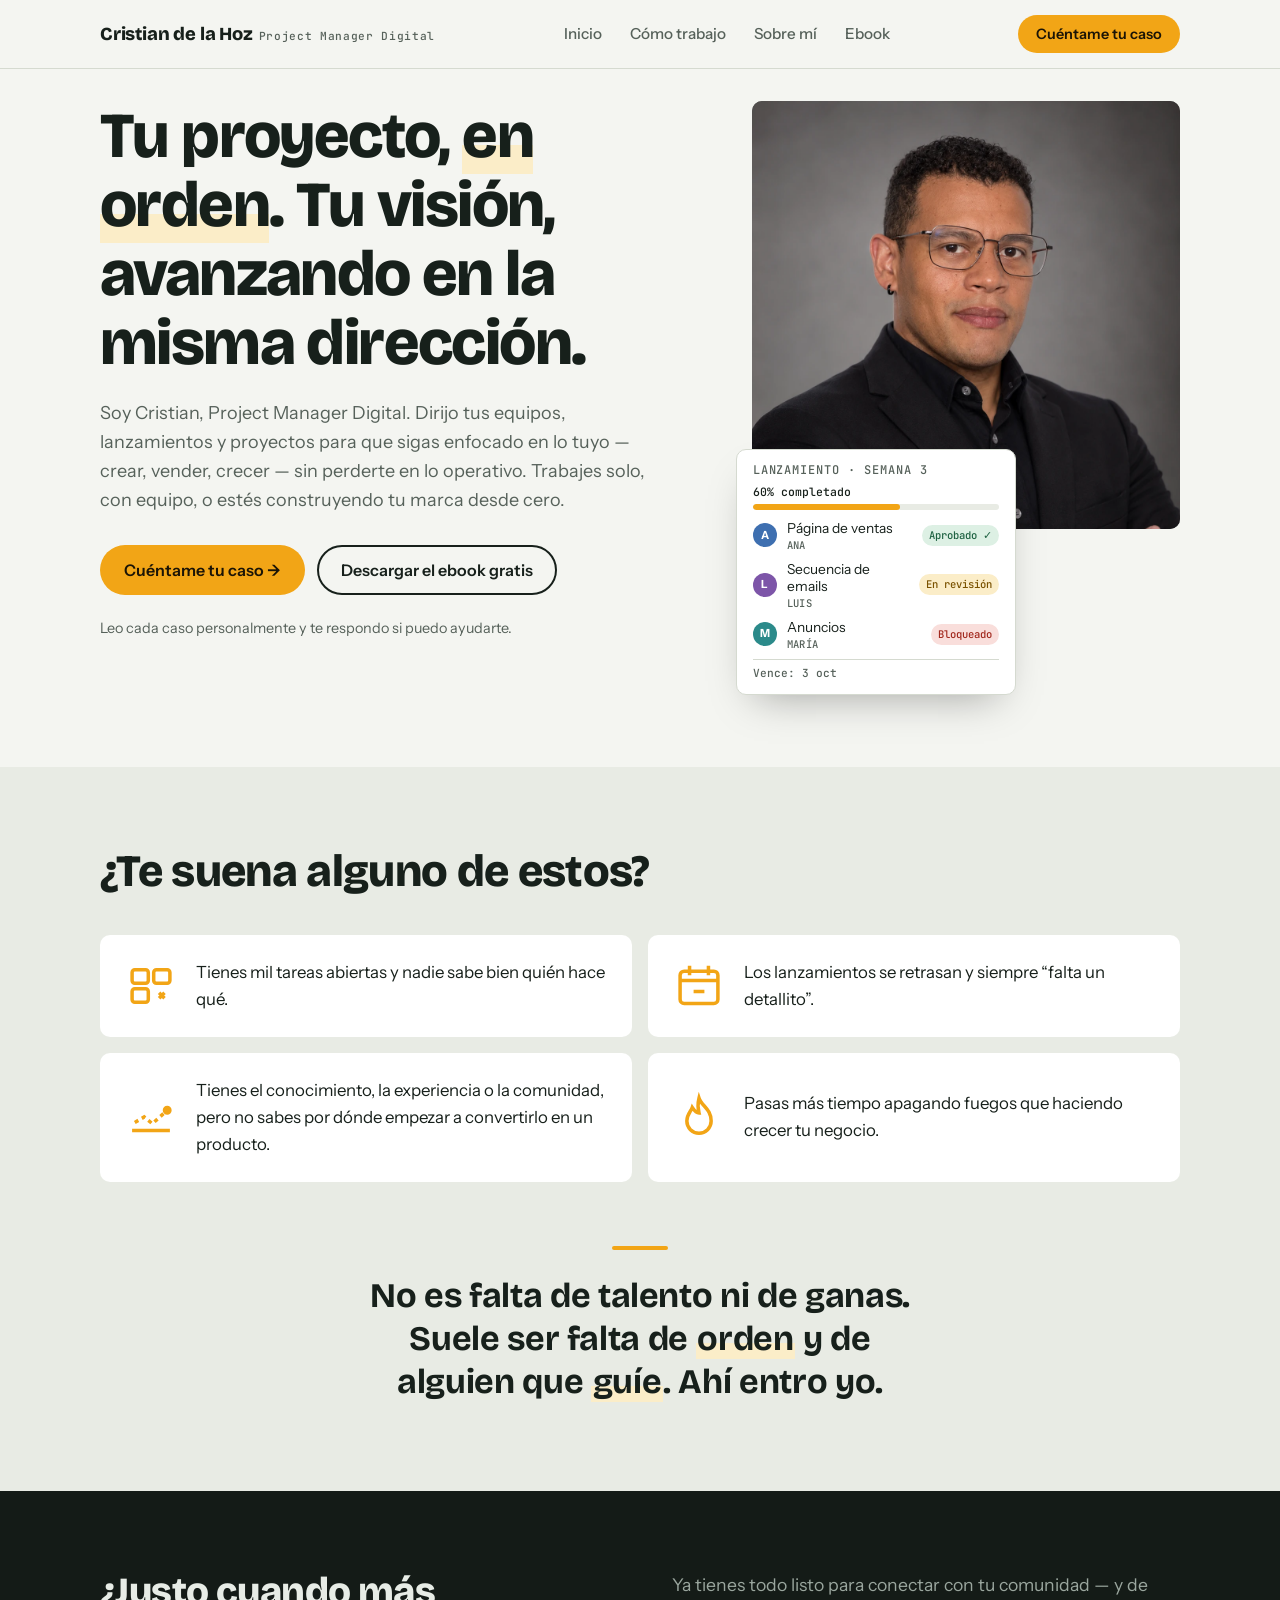
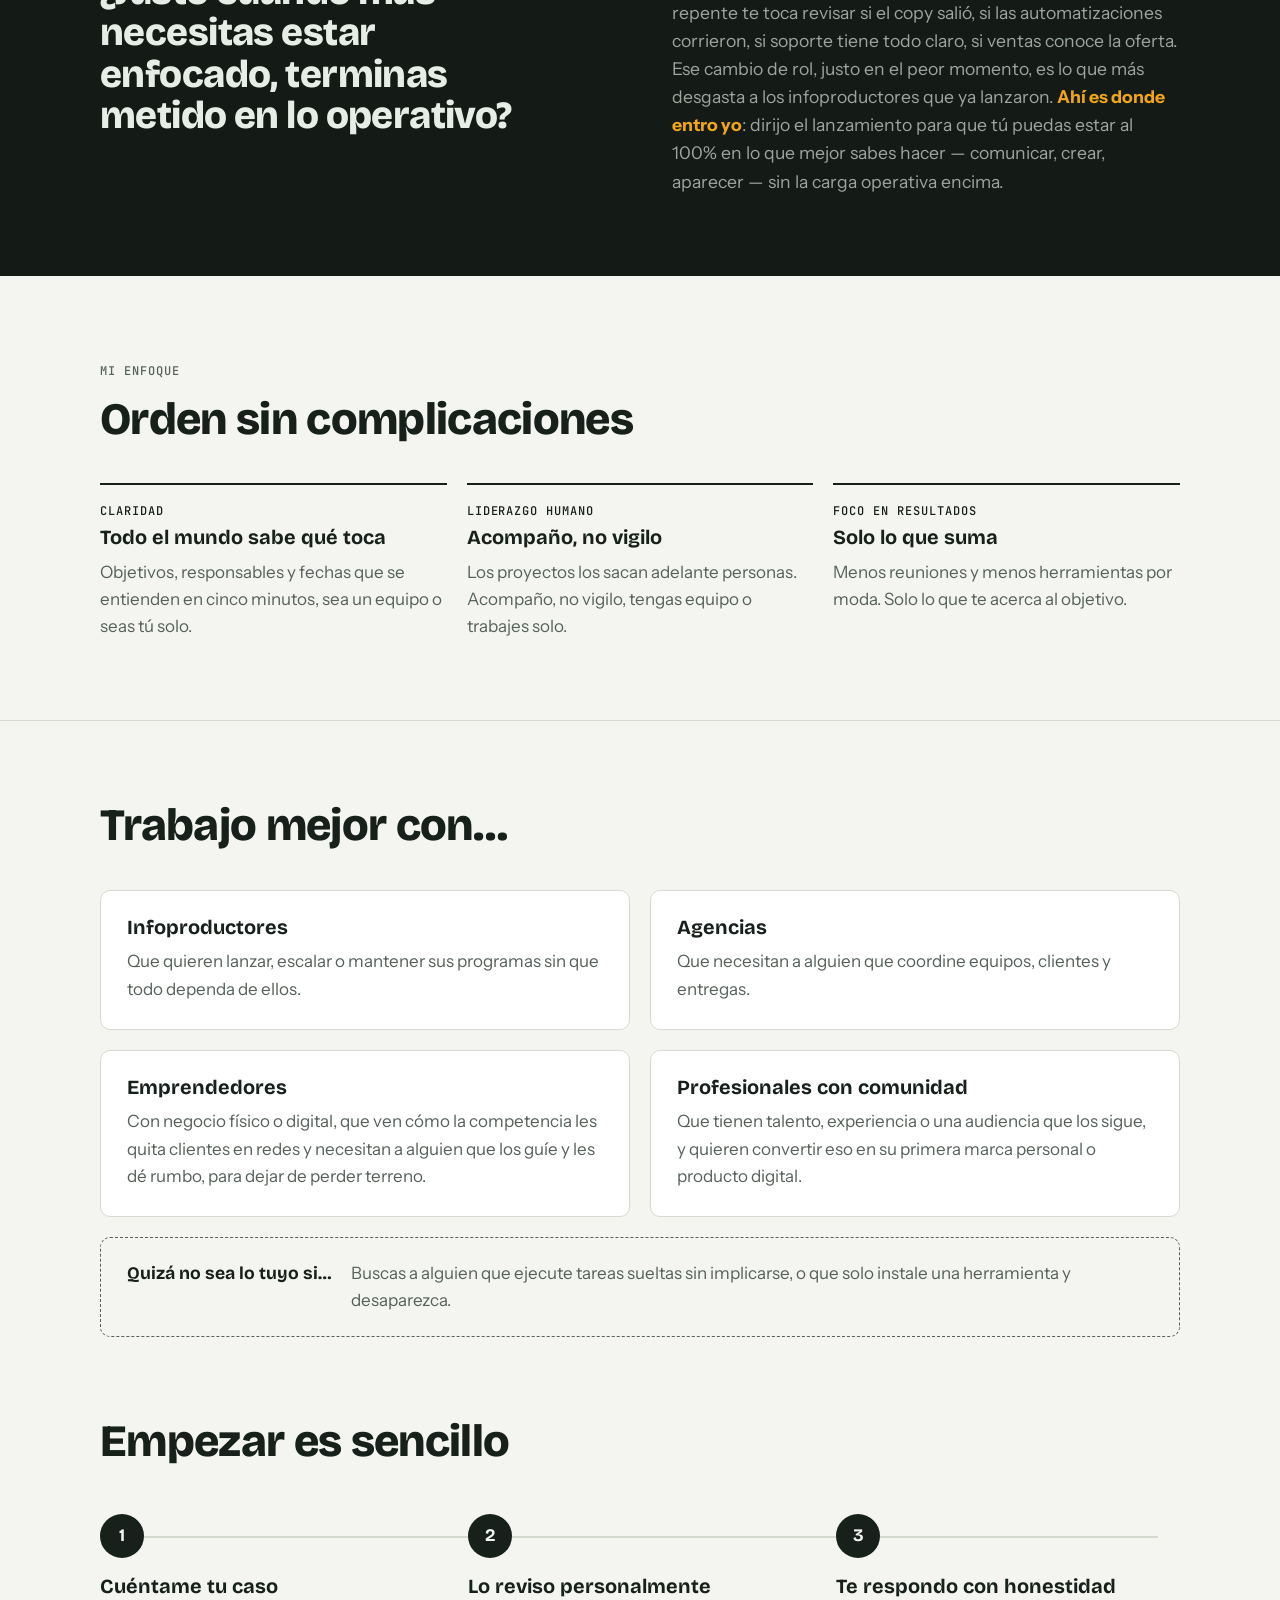
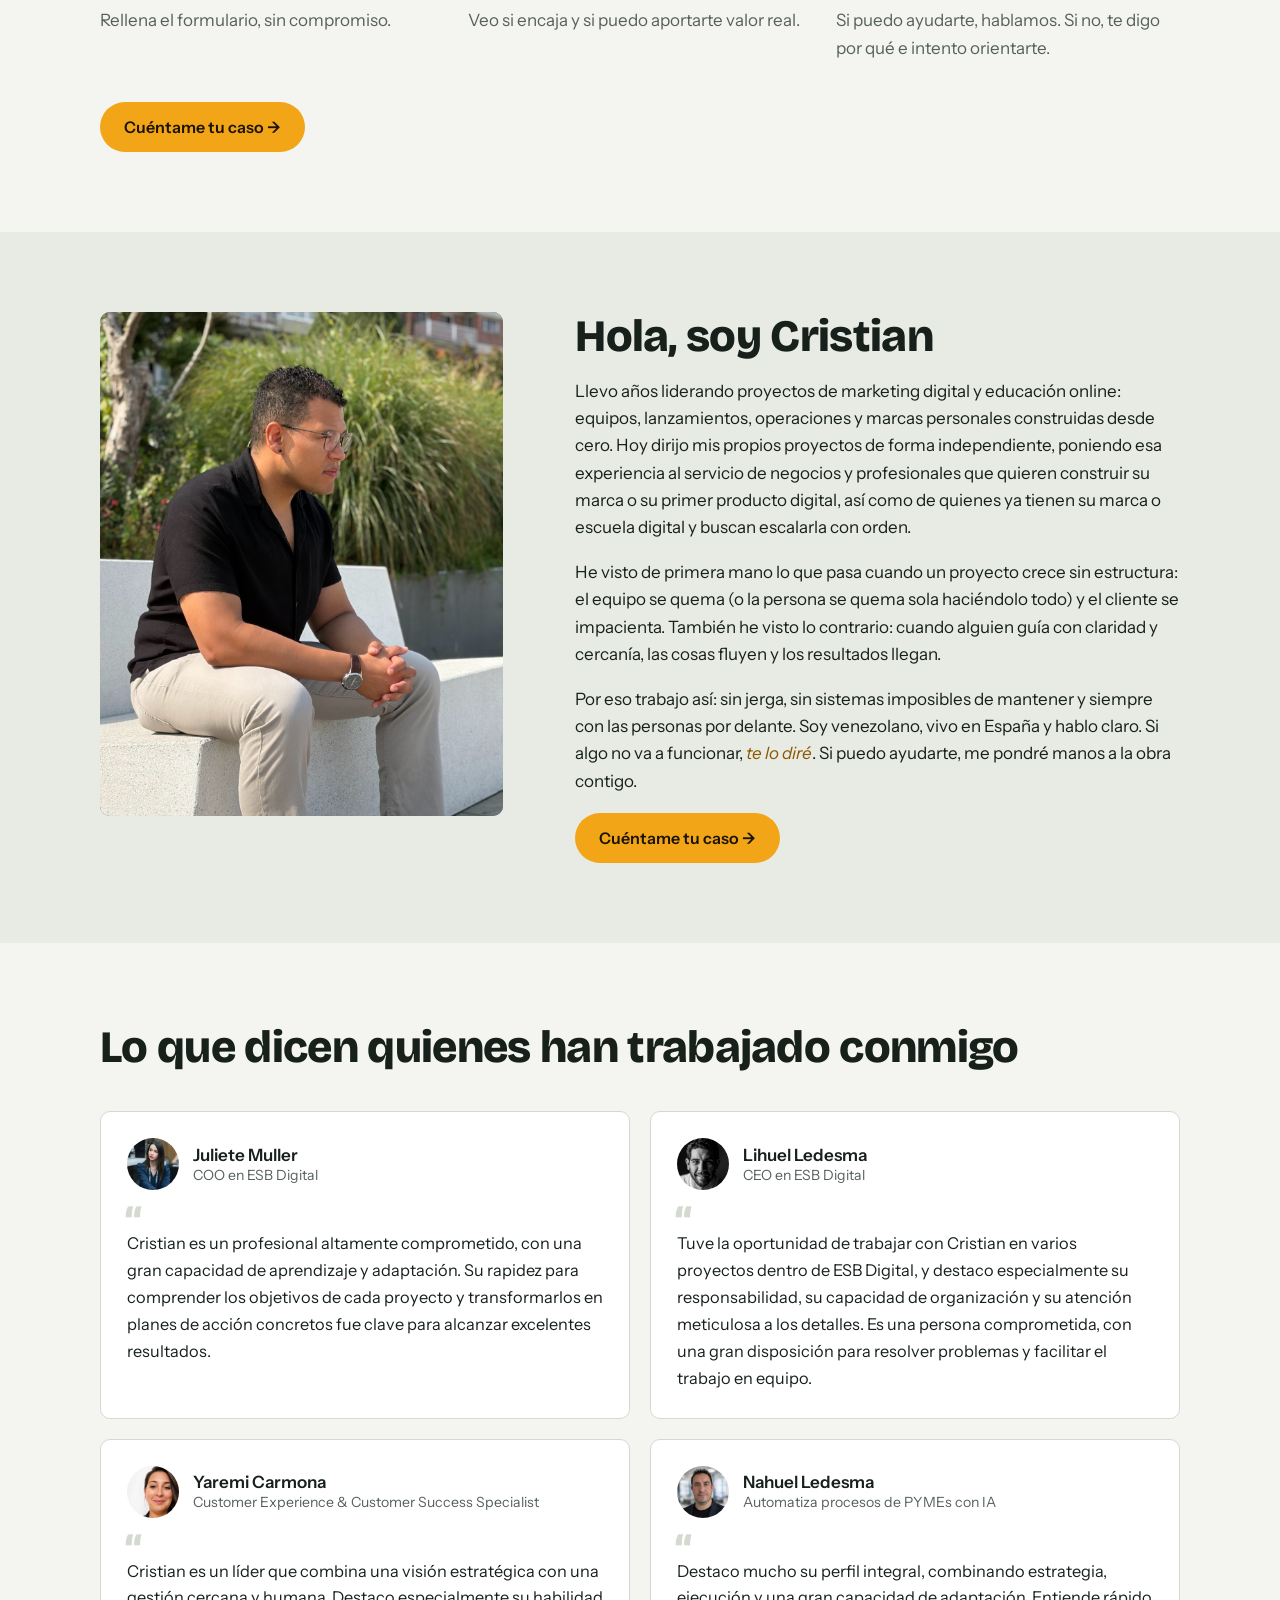
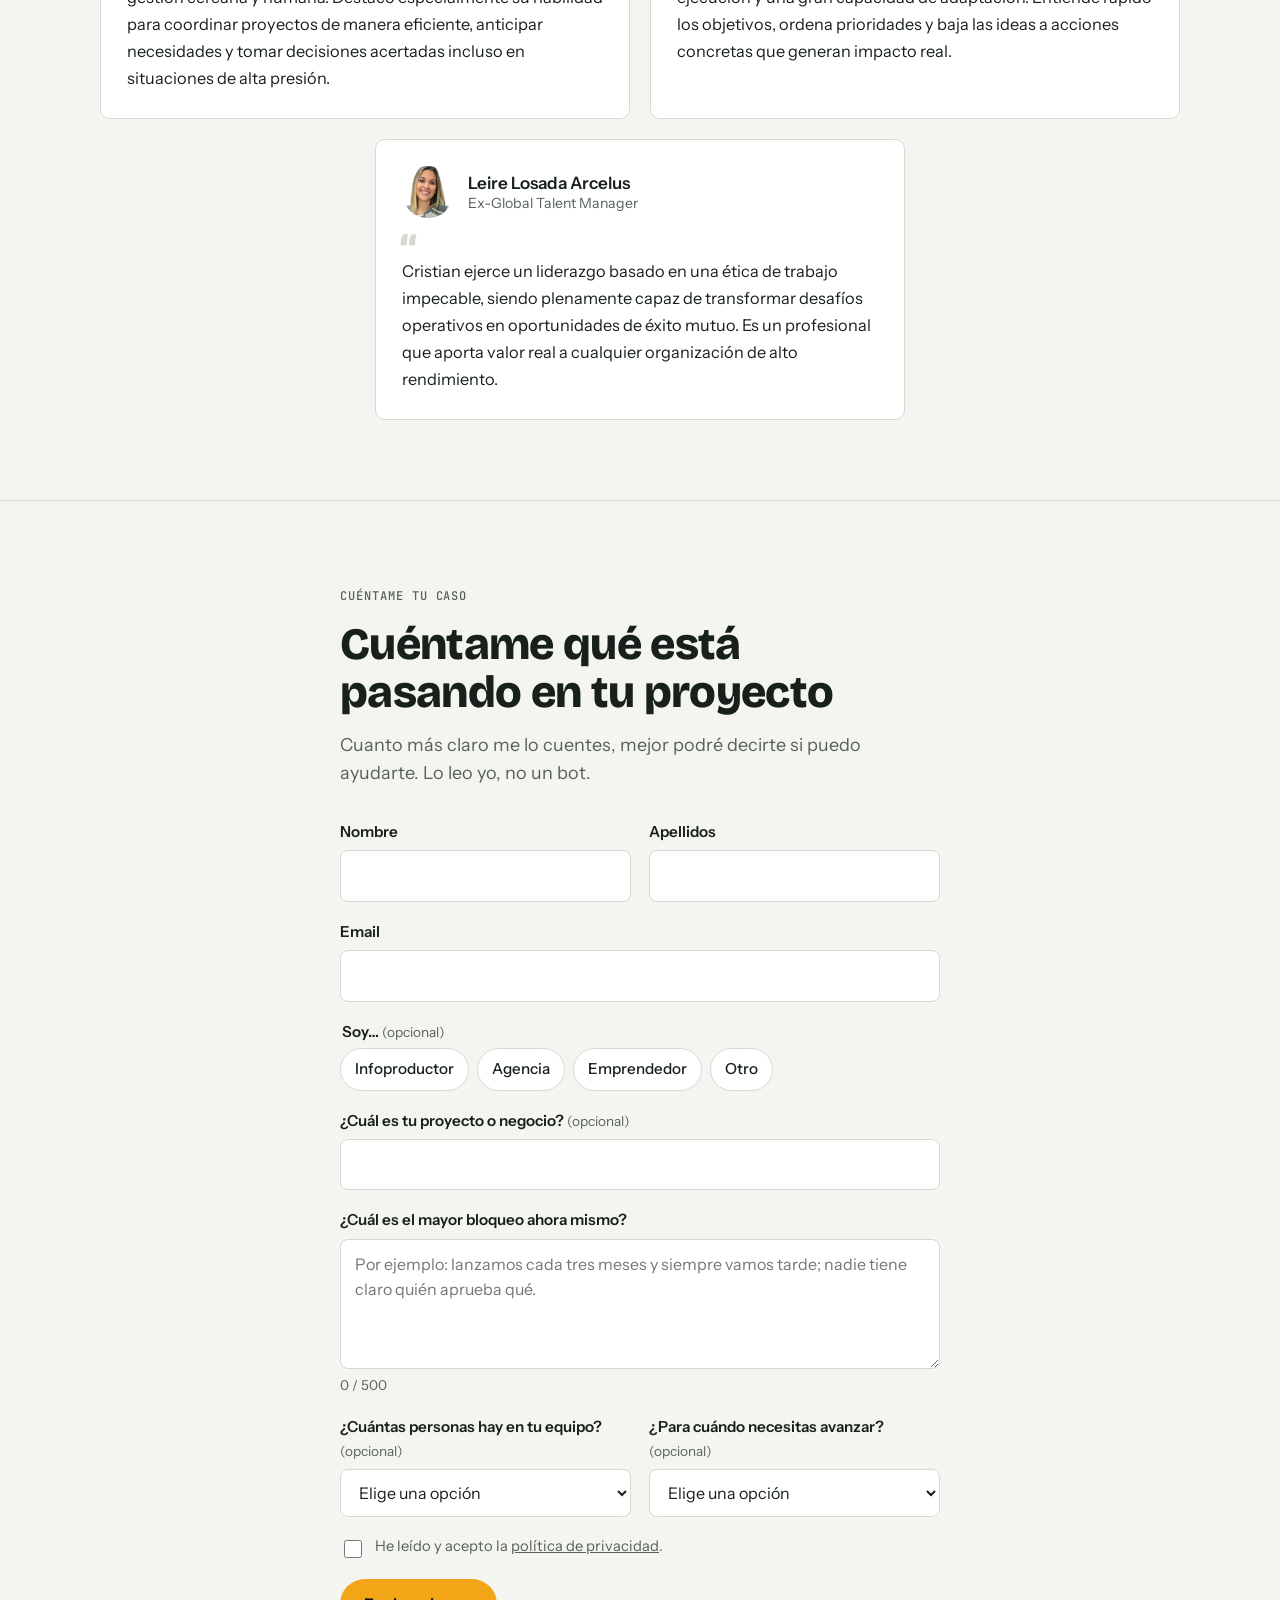
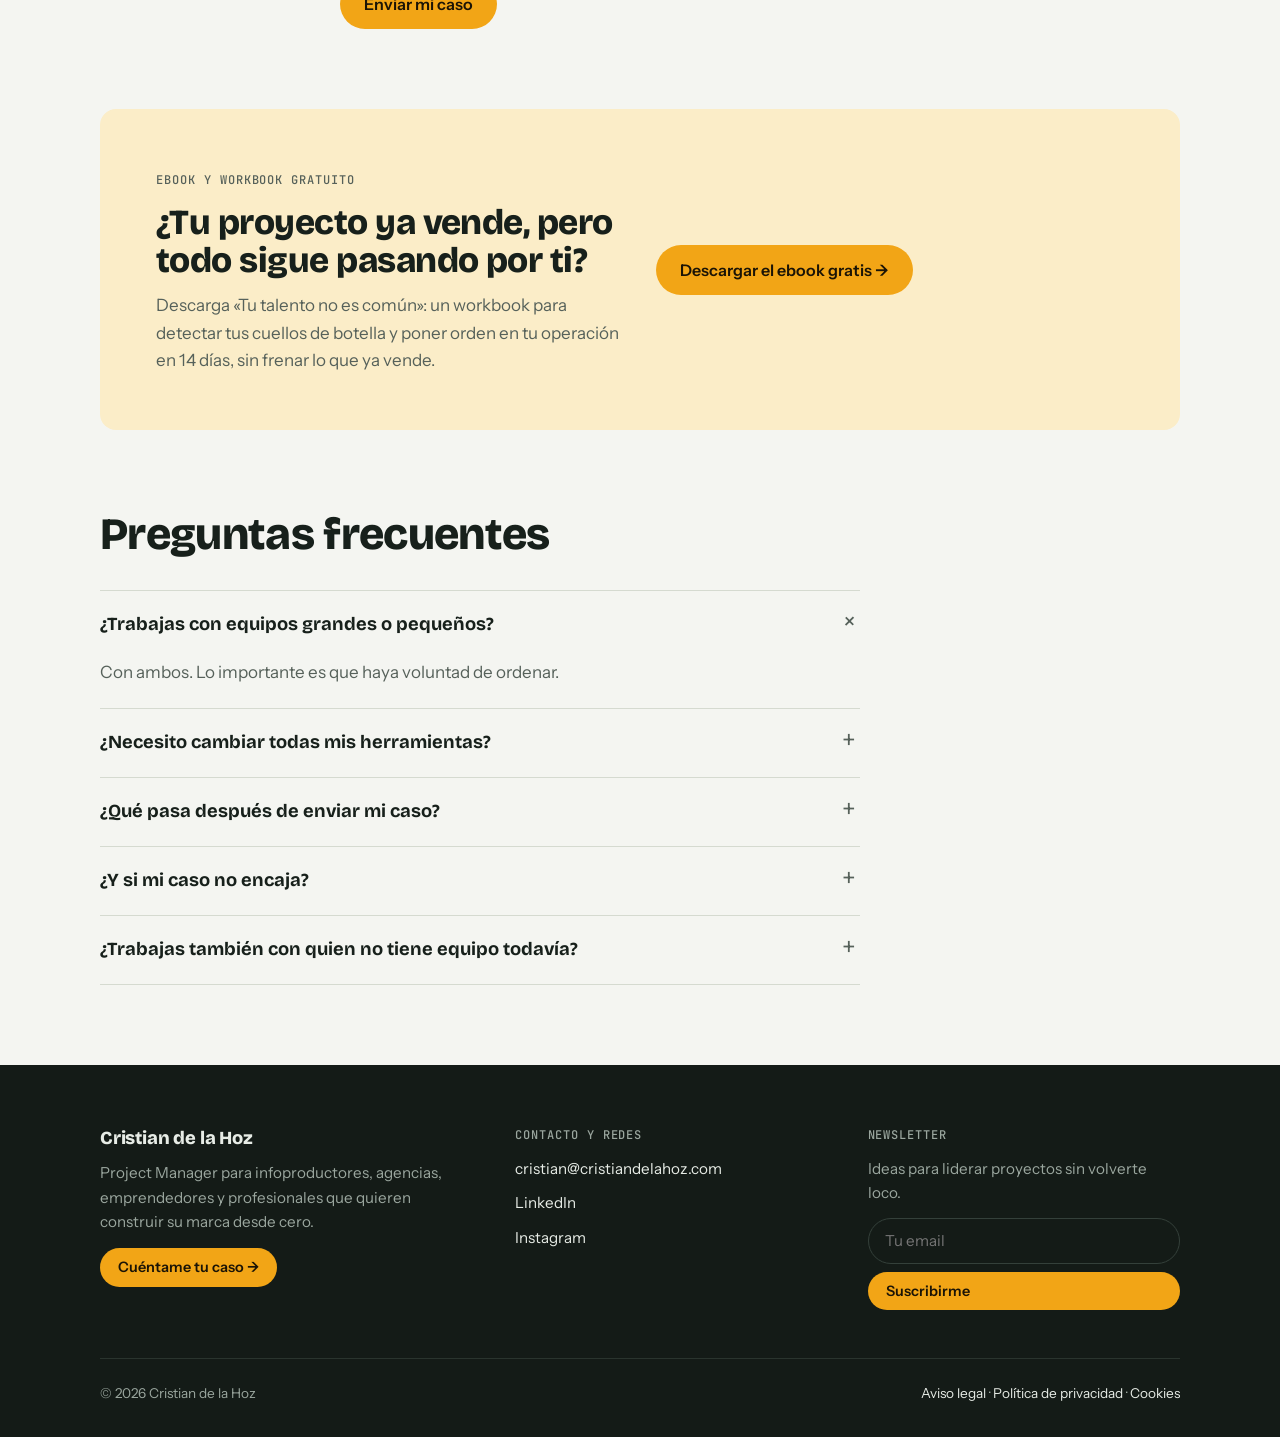
<file: index.html>
<!doctype html>
<html lang="es">
<head>
<meta charset="utf-8">
<meta name="viewport" content="width=device-width, initial-scale=1, viewport-fit=cover">
<title>Cristian de la Hoz · Project Manager de marketing digital</title>
<meta name="description" content="Project Manager de marketing digital para agencias, emprendedores y profesionales que quieren construir su marca o su primer producto digital desde cero.">
<link rel="icon" type="image/png" sizes="32x32" href="favicon.png">
<link rel="icon" type="image/svg+xml" href="favicon.svg">
<link rel="preconnect" href="https://fonts.googleapis.com">
<link rel="preconnect" href="https://fonts.gstatic.com" crossorigin>
<link rel="stylesheet" href="https://fonts.googleapis.com/css2?family=Bricolage+Grotesque:opsz,wght@12..96,500;12..96,700;12..96,800&family=Instrument+Sans:wght@400;500;600&family=JetBrains+Mono:wght@400;500&display=swap">
<link rel="stylesheet" href="css/styles.css">
</head>
<body>

<header>
  <div class="wrap nav">
    <a class="logo" href="#inicio">Cristian de la Hoz<span>Project Manager Digital</span></a>
    <nav aria-label="Principal">
      <ul class="menu" id="menu">
        <li><a href="#inicio">Inicio</a></li>
        <li><a href="#como-trabajo">Cómo trabajo</a></li>
        <li><a href="#sobre-mi">Sobre mí</a></li>
        <li><a href="ebook.html">Ebook</a></li>
      </ul>
    </nav>
    <div class="nav-right">
      <a class="btn btn-primary btn-sm" href="#caso" data-cta="header">Cuéntame tu caso</a>
      <button class="burger" id="burger" aria-label="Abrir menú" aria-expanded="false" aria-controls="menu">
        <svg width="20" height="20" viewBox="0 0 20 20" fill="none" stroke="currentColor" stroke-width="2"><path d="M3 6h14M3 14h14"/></svg>
      </button>
    </div>
  </div>
</header>

<main>
  <!-- 2. Hero -->
  <section class="hero" id="inicio">
    <div class="wrap hero-grid">
      <div class="stack" style="gap:22px">
        <h1>Tu proyecto, <em>en orden</em>. Tu visión, avanzando en la misma dirección.</h1>
        <p class="lede">Soy Cristian, Project Manager Digital. Dirijo tus equipos, lanzamientos y proyectos para que sigas enfocado en lo tuyo — crear, vender, crecer — sin perderte en lo operativo. Trabajes solo, con equipo, o estés construyendo tu marca desde cero.</p>
        <div class="ctas">
          <a class="btn btn-primary" href="#caso" data-cta="hero">Cuéntame tu caso →</a>
          <a class="btn btn-ghost" href="ebook.html" data-cta="hero-ebook">Descargar el ebook gratis</a>
        </div>
        <p class="micro">Leo cada caso personalmente y te respondo si puedo ayudarte.</p>
      </div>
      <div class="portrait">
        <img class="pic" src="img/cristian.webp" alt="Retrato de Cristian de la Hoz" width="1086" height="1448">
        <div class="board" aria-hidden="true">
          <span class="label">Lanzamiento · semana 3</span>
          <div class="progress">
            <div class="progress-top"><span class="pct">60% completado</span></div>
            <div class="bar"><span></span></div>
          </div>
          <div class="row"><span class="avatar av-a">A</span><span class="task"><span class="what">Página de ventas</span><span class="who">ANA</span></span><span class="status st-ok">Aprobado ✓</span></div>
          <div class="row"><span class="avatar av-l">L</span><span class="task"><span class="what">Secuencia de emails</span><span class="who">LUIS</span></span><span class="status st-rev" style="--d:.15s">En revisión</span></div>
          <div class="row"><span class="avatar av-m">M</span><span class="task"><span class="what">Anuncios</span><span class="who">MARÍA</span></span><span class="status st-blk" style="--d:.3s">Bloqueado</span></div>
          <div class="due">Vence: 3 oct</div>
        </div>
      </div>
    </div>
  </section>

  <!-- 3. Problema -->
  <section class="problem">
    <div class="wrap">
      <h2>¿Te suena alguno de estos?</h2>
      <div class="problem-grid">
        <div class="pcard">
          <svg viewBox="0 0 40 40" fill="none" stroke="currentColor" stroke-width="2"><rect x="6" y="8" width="12" height="10" rx="2"/><rect x="22" y="8" width="12" height="10" rx="2"/><rect x="6" y="22" width="12" height="10" rx="2"/><path d="M26 25l4 4M30 25l-4 4"/></svg>
          <p>Tienes mil tareas abiertas y nadie sabe bien quién hace qué.</p>
        </div>
        <div class="pcard">
          <svg viewBox="0 0 40 40" fill="none" stroke="currentColor" stroke-width="2"><rect x="6" y="9" width="28" height="24" rx="3"/><path d="M6 16h28M13 5v7M27 5v7M16 24h8"/></svg>
          <p>Los lanzamientos se retrasan y siempre “falta un detallito”.</p>
        </div>
        <div class="pcard">
          <svg viewBox="0 0 40 40" fill="none" stroke="currentColor" stroke-width="2"><path d="M6 30h28"/><path d="M8 24l7-4 6 5 11-10" stroke-dasharray="3 3"/><circle cx="32" cy="15" r="2" fill="currentColor"/></svg>
          <p>Tienes el conocimiento, la experiencia o la comunidad, pero no sabes por dónde empezar a convertirlo en un producto.</p>
        </div>
        <div class="pcard">
          <svg viewBox="0 0 40 40" fill="none" stroke="currentColor" stroke-width="2"><path d="M20 6c2 6 9 8 9 17a9 9 0 01-18 0c0-5 3-7 4-10 2 3 3 4 5 4-1-4-1-7 0-11z"/></svg>
          <p>Pasas más tiempo apagando fuegos que haciendo crecer tu negocio.</p>
        </div>
      </div>
      <p class="closing">No es falta de talento ni de ganas. Suele ser falta de <mark>orden</mark> y de alguien que <mark>guíe</mark>. Ahí entro yo.</p>
    </div>
  </section>

  <!-- 3b. Dolor específico de infoproductores -->
  <section class="pain">
    <div class="wrap pain-grid">
      <h2>¿Justo cuando más necesitas estar enfocado, terminas metido en lo operativo?</h2>
      <p>Ya tienes todo listo para conectar con tu comunidad — y de repente te toca revisar si el copy salió, si las automatizaciones corrieron, si soporte tiene todo claro, si ventas conoce la oferta. Ese cambio de rol, justo en el peor momento, es lo que más desgasta a los infoproductores que ya lanzaron. <strong class="declare">Ahí es donde entro yo</strong>: dirijo el lanzamiento para que tú puedas estar al 100% en lo que mejor sabes hacer — comunicar, crear, aparecer — sin la carga operativa encima.</p>
    </div>
  </section>

  <!-- 4. Mi enfoque -->
  <section id="como-trabajo">
    <div class="wrap">
      <span class="label">Mi enfoque</span>
      <h2 style="margin-top:12px">Orden sin complicaciones</h2>
      <div class="cards3">
        <div class="acard"><span class="label">Claridad</span><h3>Todo el mundo sabe qué toca</h3><p>Objetivos, responsables y fechas que se entienden en cinco minutos, sea un equipo o seas tú solo.</p></div>
        <div class="acard"><span class="label">Liderazgo humano</span><h3>Acompaño, no vigilo</h3><p>Los proyectos los sacan adelante personas. Acompaño, no vigilo, tengas equipo o trabajes solo.</p></div>
        <div class="acard"><span class="label">Foco en resultados</span><h3>Solo lo que suma</h3><p>Menos reuniones y menos herramientas por moda. Solo lo que te acerca al objetivo.</p></div>
      </div>
    </div>
  </section>

  <!-- 5. Para quién es -->
  <section class="who-sec">
    <div class="wrap">
      <h2>Trabajo mejor con…</h2>
      <div class="cards3 cards4">
        <div class="fit"><h3>Infoproductores</h3><p>Que quieren lanzar, escalar o mantener sus programas sin que todo dependa de ellos.</p></div>
        <div class="fit"><h3>Agencias</h3><p>Que necesitan a alguien que coordine equipos, clientes y entregas.</p></div>
        <div class="fit"><h3>Emprendedores</h3><p>Con negocio físico o digital, que ven cómo la competencia les quita clientes en redes y necesitan a alguien que los guíe y les dé rumbo, para dejar de perder terreno.</p></div>
        <div class="fit"><h3>Profesionales con comunidad</h3><p>Que tienen talento, experiencia o una audiencia que los sigue, y quieren convertir eso en su primera marca personal o producto digital.</p></div>
      </div>
      <div class="notfit">
        <strong>Quizá no sea lo tuyo si…</strong>
        <p>Buscas a alguien que ejecute tareas sueltas sin implicarse, o que solo instale una herramienta y desaparezca.</p>
      </div>
    </div>
  </section>

  <!-- 6. Cómo funciona -->
  <section style="padding-top:0">
    <div class="wrap">
      <h2>Empezar es sencillo</h2>
      <ol class="steps">
        <li><h3>Cuéntame tu caso</h3><p>Rellena el formulario, sin compromiso.</p></li>
        <li><h3>Lo reviso personalmente</h3><p>Veo si encaja y si puedo aportarte valor real.</p></li>
        <li><h3>Te respondo con honestidad</h3><p>Si puedo ayudarte, hablamos. Si no, te digo por qué e intento orientarte.</p></li>
      </ol>
      <div class="after-steps"><a class="btn btn-primary" href="#caso" data-cta="steps">Cuéntame tu caso →</a></div>
    </div>
  </section>

  <!-- 7. Sobre mí -->
  <section class="about" id="sobre-mi">
    <div class="wrap about-grid">
      <img class="pic pic-about" src="img/cristian-banco-2.jpg" alt="Cristian de la Hoz sentado de perfil en un banco al aire libre" width="1161" height="2000" loading="lazy">
      <div class="text">
        <h2>Hola, soy Cristian</h2>
        <p>Llevo años liderando proyectos de marketing digital y educación online: equipos, lanzamientos, operaciones y marcas personales construidas desde cero. Hoy dirijo mis propios proyectos de forma independiente, poniendo esa experiencia al servicio de negocios y profesionales que quieren construir su marca o su primer producto digital, así como de quienes ya tienen su marca o escuela digital y buscan escalarla con orden.</p>
        <p>He visto de primera mano lo que pasa cuando un proyecto crece sin estructura: el equipo se quema (o la persona se quema sola haciéndolo todo) y el cliente se impacienta. También he visto lo contrario: cuando alguien guía con claridad y cercanía, las cosas fluyen y los resultados llegan.</p>
        <p>Por eso trabajo así: sin jerga, sin sistemas imposibles de mantener y siempre con las personas por delante. Soy venezolano, vivo en España y hablo claro. Si algo no va a funcionar, <em class="voice">te lo diré</em>. Si puedo ayudarte, me pondré manos a la obra contigo.</p>
        <div><a class="btn btn-primary" href="#caso" data-cta="about">Cuéntame tu caso →</a></div>
      </div>
    </div>
  </section>

  <!-- 8. Prueba social -->
  <section class="testimonials">
    <div class="wrap">
      <h2>Lo que dicen quienes han trabajado conmigo</h2>
      <div class="t-grid">
        <figure class="t-card">
          <figcaption class="t-person">
            <img class="t-avatar" src="img/testimonios/testimonial-juliete.jpg" alt="" width="52" height="52" loading="lazy">
            <span><strong>Juliete Muller</strong><span class="t-role">COO en ESB Digital</span></span>
          </figcaption>
          <blockquote><p>Cristian es un profesional altamente comprometido, con una gran capacidad de aprendizaje y adaptación. Su rapidez para comprender los objetivos de cada proyecto y transformarlos en planes de acción concretos fue clave para alcanzar excelentes resultados.</p></blockquote>
        </figure>
        <figure class="t-card">
          <figcaption class="t-person">
            <img class="t-avatar" src="img/testimonios/testimonial-lihuel.jpg" alt="" width="52" height="52" loading="lazy">
            <span><strong>Lihuel Ledesma</strong><span class="t-role">CEO en ESB Digital</span></span>
          </figcaption>
          <blockquote><p>Tuve la oportunidad de trabajar con Cristian en varios proyectos dentro de ESB Digital, y destaco especialmente su responsabilidad, su capacidad de organización y su atención meticulosa a los detalles. Es una persona comprometida, con una gran disposición para resolver problemas y facilitar el trabajo en equipo.</p></blockquote>
        </figure>
        <figure class="t-card">
          <figcaption class="t-person">
            <img class="t-avatar" src="img/testimonios/testimonial-yaremi.jpg" alt="" width="52" height="52" loading="lazy">
            <span><strong>Yaremi Carmona</strong><span class="t-role">Customer Experience &amp; Customer Success Specialist</span></span>
          </figcaption>
          <blockquote><p>Cristian es un líder que combina una visión estratégica con una gestión cercana y humana. Destaco especialmente su habilidad para coordinar proyectos de manera eficiente, anticipar necesidades y tomar decisiones acertadas incluso en situaciones de alta presión.</p></blockquote>
        </figure>
        <figure class="t-card">
          <figcaption class="t-person">
            <img class="t-avatar" src="img/testimonios/testimonial-nahuel.jpg" alt="" width="52" height="52" loading="lazy">
            <span><strong>Nahuel Ledesma</strong><span class="t-role">Automatiza procesos de PYMEs con IA</span></span>
          </figcaption>
          <blockquote><p>Destaco mucho su perfil integral, combinando estrategia, ejecución y una gran capacidad de adaptación. Entiende rápido los objetivos, ordena prioridades y baja las ideas a acciones concretas que generan impacto real.</p></blockquote>
        </figure>
        <figure class="t-card">
          <figcaption class="t-person">
            <img class="t-avatar" src="img/testimonios/testimonial-leire.jpg" alt="" width="52" height="52" loading="lazy">
            <span><strong>Leire Losada Arcelus</strong><span class="t-role">Ex-Global Talent Manager</span></span>
          </figcaption>
          <blockquote><p>Cristian ejerce un liderazgo basado en una ética de trabajo impecable, siendo plenamente capaz de transformar desafíos operativos en oportunidades de éxito mutuo. Es un profesional que aporta valor real a cualquier organización de alto rendimiento.</p></blockquote>
        </figure>
      </div>
    </div>
  </section>

  <!-- 9. Formulario -->
  <section id="caso">
    <div class="wrap form-wrap">
      <span class="label">Cuéntame tu caso</span>
      <h2 style="margin-top:12px">Cuéntame qué está pasando en tu proyecto</h2>
      <p class="lede" style="margin-top:14px">Cuanto más claro me lo cuentes, mejor podré decirte si puedo ayudarte. Lo leo yo, no un bot.</p>

      <!-- Brevo: misma URL de envío y mismos nombres de campo que el formulario original. Los valores de las opciones deben coincidir con los de Brevo. -->
      <form id="caseForm" method="POST" action="https://4b9f1516.sibforms.com/serve/[base64]" data-type="subscription" novalidate>
        <div class="two">
          <div class="field"><label for="c-name">Nombre</label><input id="c-name" name="NOMBRE" maxlength="200" type="text" autocomplete="given-name" required></div>
          <div class="field"><label for="c-last">Apellidos</label><input id="c-last" name="APELLIDOS" maxlength="200" type="text" autocomplete="family-name" required></div>
        </div>
        <div class="field"><label for="c-email">Email</label><input id="c-email" name="EMAIL" type="email" autocomplete="email" required></div>
        <fieldset class="field">
          <legend>Soy… <span class="opt">(opcional)</span></legend>
          <div class="chips">
            <label><input type="radio" name="SOY[]" id="p-info" value="Infoproductor"><span>Infoproductor</span></label>
            <label><input type="radio" name="SOY[]" id="p-ag" value="Agencia"><span>Agencia</span></label>
            <label><input type="radio" name="SOY[]" id="p-emp" value="Emprendedor"><span>Emprendedor</span></label>
            <label><input type="radio" name="SOY[]" id="p-otro" value="Otro"><span>Otro</span></label>
          </div>
        </fieldset>
        <div class="field"><label for="c-project">¿Cuál es tu proyecto o negocio? <span class="opt">(opcional)</span></label><input id="c-project" name="PROYECTO" maxlength="200" type="text"></div>
        <div class="field"><label for="c-block">¿Cuál es el mayor bloqueo ahora mismo?</label><textarea id="c-block" name="BLOQUEO" maxlength="500" required placeholder="Por ejemplo: lanzamos cada tres meses y siempre vamos tarde; nadie tiene claro quién aprueba qué."></textarea><span class="opt" id="c-block-count" aria-live="polite">0 / 500</span></div>
        <div class="two">
          <div class="field"><label for="c-team">¿Cuántas personas hay en tu equipo? <span class="opt">(opcional)</span></label>
            <select id="c-team" name="PERSONAS[]"><option value="">Elige una opción</option><option>Solo yo</option><option>2 a 5</option><option>6 a 15</option><option>Más de 15</option></select></div>
          <div class="field"><label for="c-when">¿Para cuándo necesitas avanzar? <span class="opt">(opcional)</span></label>
            <select id="c-when" name="AVANZAR[]"><option value="">Elige una opción</option><option>Cuanto antes</option><option>En el próximo mes</option><option>En 1 a 3 meses</option><option>Solo estoy explorando</option></select></div>
        </div>
        <input type="text" name="email_address_check" value="" tabindex="-1" autocomplete="off" aria-hidden="true" hidden>
        <input type="hidden" name="locale" value="es">
        <label class="check"><input type="checkbox" id="c-privacy" required><span>He leído y acepto la <a href="politica-privacidad.html" target="_blank" rel="noopener">política de privacidad</a>.</span></label>
        <p class="err" id="caseErr" role="alert" hidden>Completa nombre, apellidos, un email válido, tu mayor bloqueo y acepta la política de privacidad.</p>
        <div><button class="btn btn-primary" id="caseBtn" type="submit">Enviar mi caso</button></div>
      </form>
      <div class="confirm" id="caseOk" role="status" hidden>
        <h3>Recibido.</h3>
        <p>¡En el menor tiempo posible te daré una respuesta a tu caso!</p>
      </div>
    </div>
  </section>

  <!-- 10. Ebook: banner hacia ebook.html (ocupa el lugar de la antigua sección de newsletter) -->
  <section class="news" id="ebook-cta">
    <div class="wrap">
      <div class="news-box">
        <div>
          <span class="label">Ebook y workbook gratuito</span>
          <h2 style="font-size:clamp(1.6rem,3.4vw,2.2rem);margin-top:12px">¿Tu proyecto ya vende, pero todo sigue pasando por ti?</h2>
          <p>Descarga «Tu talento no es común»: un workbook para detectar tus cuellos de botella y poner orden en tu operación en 14 días, sin frenar lo que ya vende.</p>
        </div>
        <div>
          <a class="btn btn-primary" href="ebook.html" data-cta="ebook-banner">Descargar el ebook gratis →</a>
        </div>
      </div>
    </div>
  </section>

  <!-- 11. FAQ -->
  <section style="padding-top:0">
    <div class="wrap">
      <h2>Preguntas frecuentes</h2>
      <div class="faq-list">
        <details open><summary>¿Trabajas con equipos grandes o pequeños?</summary><p>Con ambos. Lo importante es que haya voluntad de ordenar.</p></details>
        <details><summary>¿Necesito cambiar todas mis herramientas?</summary><p>No. Trabajo con lo que ya usas y solo simplifico lo necesario.</p></details>
        <details><summary>¿Qué pasa después de enviar mi caso?</summary><p>Lo leo, evalúo si puedo aportarte y te respondo con sinceridad.</p></details>
        <details><summary>¿Y si mi caso no encaja?</summary><p>Te lo digo claramente y, si puedo, te oriento hacia otra vía.</p></details>
        <details><summary>¿Trabajas también con quien no tiene equipo todavía?</summary><p>Sí. Muchos empiezan solos, con talento y una comunidad, pero sin un producto todavía. Te ayudo a construir esa primera versión con cabeza, antes de que necesites escalar.</p></details>
      </div>
    </div>
  </section>
</main>

<!-- 12. Footer -->
<footer id="legal">
  <div class="wrap">
    <div class="foot">
      <div class="stack">
        <a class="logo" href="#inicio">Cristian de la Hoz</a>
        <p>Project Manager para infoproductores, agencias, emprendedores y profesionales que quieren construir su marca desde cero.</p>
        <div><a class="btn btn-primary btn-sm" href="#caso" data-cta="footer">Cuéntame tu caso →</a></div>
      </div>
      <div>
        <h3>Contacto y redes</h3>
        <ul>
          <li><a href="mailto:cristian@cristiandelahoz.com">cristian@cristiandelahoz.com</a></li>
          <li><a href="https://es.linkedin.com/in/cristian-de-la-hoz-plaza" target="_blank" rel="noopener noreferrer">LinkedIn</a></li>
          <li><a href="https://www.instagram.com/crisdelahoz_pm/" target="_blank" rel="noopener noreferrer">Instagram</a></li>
        </ul>
      </div>
      <!-- TODO: este mini-formulario dependía de la sección de newsletter de la home, que ya no existe. Ahora no envía nada: decidir si se elimina, se conecta a Brevo o se cambia por un enlace al ebook. -->
      <div>
        <h3>Newsletter</h3>
        <p>Ideas para liderar proyectos sin volverte loco.</p>
        <form class="mini" id="miniForm" novalidate>
          <input id="m-email" type="email" placeholder="Tu email" aria-label="Tu email">
          <a class="btn btn-primary btn-sm" href="#newsletter">Suscribirme</a>
        </form>
      </div>
    </div>
    <div class="legal">
      <span>© 2026 Cristian de la Hoz</span>
      <span><a href="aviso-legal.html">Aviso legal</a> · <a href="politica-privacidad.html">Política de privacidad</a> · <a href="politica-cookies.html">Cookies</a></span>
    </div>
  </div>
</footer>

<script>
(function(){
  var burger=document.getElementById('burger'), menu=document.getElementById('menu');
  burger.addEventListener('click',function(){
    var open=menu.classList.toggle('open');
    burger.setAttribute('aria-expanded',open);
  });
  menu.addEventListener('click',function(e){ if(e.target.tagName==='A'){menu.classList.remove('open');burger.setAttribute('aria-expanded','false');} });

  var reduceMotion=window.matchMedia && window.matchMedia('(prefers-reduced-motion: reduce)').matches;

  // Animaciones de una sola vez al entrar en pantalla: estados del tablero del hero y línea de los pasos.
  // Sin IntersectionObserver o con movimiento reducido, todo se queda visible sin animar.
  if(!reduceMotion && 'IntersectionObserver' in window){
    var board=document.querySelector('.board'), steps=document.querySelector('.steps');
    board.classList.add('pre');
    // Ocultar la línea sin transición para que no se vea "desdibujarse" al cargar
    steps.classList.add('pre','instant'); void steps.offsetWidth; steps.classList.remove('instant');
    var io=new IntersectionObserver(function(entries){
      entries.forEach(function(en){
        if(!en.isIntersecting) return;
        var el=en.target;
        io.unobserve(el);
        requestAnimationFrame(function(){
          el.classList.remove('pre');
          if(el===board) el.classList.add('play');
        });
      });
    },{threshold:.35});
    io.observe(board); io.observe(steps);
  }

  // Preguntas frecuentes: apertura y cierre con transición de altura
  document.querySelectorAll('.faq-list details').forEach(function(d){
    var sum=d.querySelector('summary'), ans=d.querySelector('p');
    sum.addEventListener('click',function(e){
      if(reduceMotion || !ans.animate) return;
      e.preventDefault();
      if(d.dataset.anim) return;
      d.dataset.anim='1';
      ans.style.overflow='hidden';
      var done=function(){ ans.style.overflow=''; delete d.dataset.anim; };
      if(d.open){
        var a=ans.animate([{height:ans.offsetHeight+'px',paddingBottom:'22px',opacity:1},{height:'0px',paddingBottom:'0px',opacity:0}],{duration:250,easing:'ease',fill:'forwards'});
        a.onfinish=function(){ d.open=false; a.cancel(); done(); };
      } else {
        d.open=true;
        var a2=ans.animate([{height:'0px',paddingBottom:'0px',opacity:0},{height:ans.offsetHeight+'px',paddingBottom:'22px',opacity:1}],{duration:250,easing:'ease'});
        a2.onfinish=done;
      }
    });
  });

  var emailOk=function(v){return /^[^\s@]+@[^\s@]+\.[^\s@]+$/.test(v.trim());};

  // Formulario de caso: envío a Brevo sin salir de la página
  var caseForm=document.getElementById('caseForm'), caseErr=document.getElementById('caseErr'), caseBtn=document.getElementById('caseBtn');
  var block=document.getElementById('c-block'), blockCount=document.getElementById('c-block-count');
  block.addEventListener('input',function(){ blockCount.textContent=block.value.length+' / 500'; });
  var CASE_INVALID='Completa nombre, apellidos, un email válido, tu mayor bloqueo y acepta la política de privacidad.';
  var CASE_FAIL='No hemos podido validar tus datos. Revísalos e inténtalo de nuevo.';
  caseForm.addEventListener('submit',function(e){
    e.preventDefault();
    var ok=document.getElementById('c-name').value.trim() && document.getElementById('c-last').value.trim()
      && emailOk(document.getElementById('c-email').value) && block.value.trim() && document.getElementById('c-privacy').checked;
    caseErr.textContent=CASE_INVALID;
    caseErr.hidden=!!ok;
    if(!ok) return;
    caseBtn.disabled=true; caseBtn.textContent='Enviando…';
    fetch(caseForm.action,{method:'POST',body:new FormData(caseForm)})
      .then(function(r){ return r.json().catch(function(){return {};}).then(function(d){ if(!r.ok||d.success===false) throw new Error(); }); })
      .then(function(){ caseForm.hidden=true; var c=document.getElementById('caseOk'); c.hidden=false; c.scrollIntoView({block:'center'}); })
      .catch(function(){ caseErr.textContent=CASE_FAIL; caseErr.hidden=false; caseBtn.disabled=false; caseBtn.textContent='Enviar mi caso'; });
  });
})();
</script>

</body>
</html>
</file>
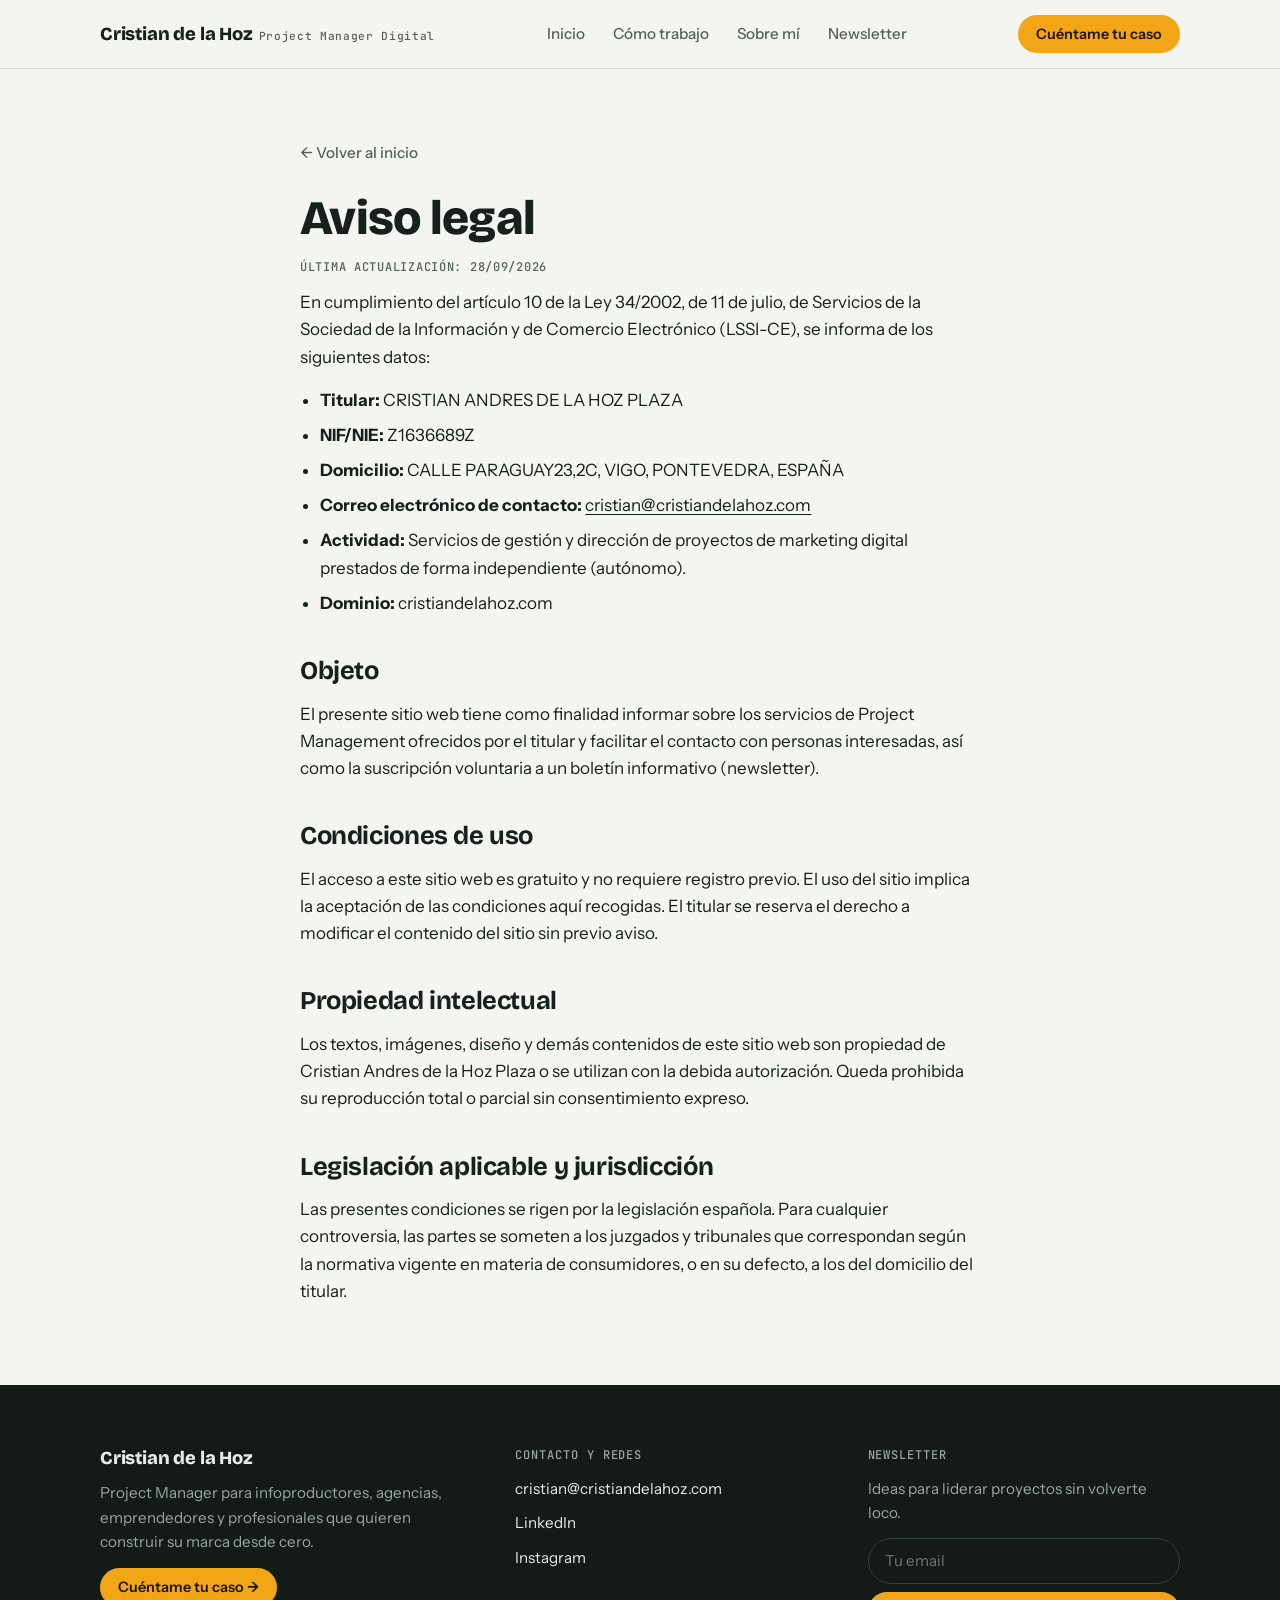
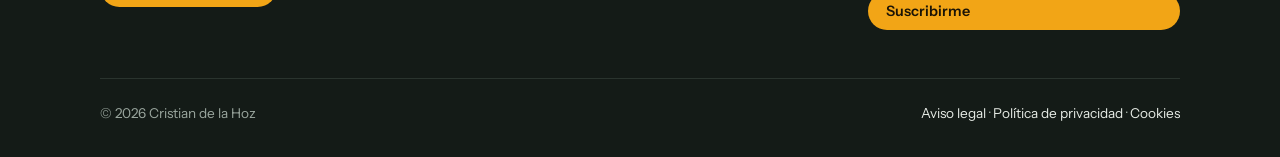
<file: aviso-legal.html>
<!doctype html>
<html lang="es">
<head>
<meta charset="utf-8">
<meta name="viewport" content="width=device-width, initial-scale=1, viewport-fit=cover">
<title>Aviso legal · Cristian de la Hoz</title>
<meta name="description" content="Aviso legal de cristiandelahoz.com: datos del titular y condiciones de uso del sitio web.">
<link rel="icon" type="image/png" sizes="32x32" href="favicon.png">
<link rel="icon" type="image/svg+xml" href="favicon.svg">
<link rel="preconnect" href="https://fonts.googleapis.com">
<link rel="preconnect" href="https://fonts.gstatic.com" crossorigin>
<link rel="stylesheet" href="https://fonts.googleapis.com/css2?family=Bricolage+Grotesque:opsz,wght@12..96,500;12..96,700;12..96,800&family=Instrument+Sans:wght@400;500;600&family=JetBrains+Mono:wght@400;500&display=swap">
<link rel="stylesheet" href="css/styles.css">
</head>
<body>

<header>
  <div class="wrap nav">
    <a class="logo" href="index.html">Cristian de la Hoz<span>Project Manager Digital</span></a>
    <nav aria-label="Principal">
      <ul class="menu" id="menu">
        <li><a href="index.html">Inicio</a></li>
        <li><a href="index.html#como-trabajo">Cómo trabajo</a></li>
        <li><a href="index.html#sobre-mi">Sobre mí</a></li>
        <li><a href="index.html#newsletter">Newsletter</a></li>
      </ul>
    </nav>
    <div class="nav-right">
      <a class="btn btn-primary btn-sm" href="index.html#caso" data-cta="header">Cuéntame tu caso</a>
      <button class="burger" id="burger" aria-label="Abrir menú" aria-expanded="false" aria-controls="menu">
        <svg width="20" height="20" viewBox="0 0 20 20" fill="none" stroke="currentColor" stroke-width="2"><path d="M3 6h14M3 14h14"/></svg>
      </button>
    </div>
  </div>
</header>

<main class="legal-page">
  <article class="wrap prose">
    <a class="back" href="index.html">← Volver al inicio</a>
    <h1>Aviso legal</h1>
    <p class="updated">Última actualización: 28/09/2026</p>

    <p>En cumplimiento del artículo 10 de la Ley 34/2002, de 11 de julio, de Servicios de la Sociedad de la Información y de Comercio Electrónico (LSSI-CE), se informa de los siguientes datos:</p>
    <ul>
      <li><strong>Titular:</strong> CRISTIAN ANDRES DE LA HOZ PLAZA</li>
      <li><strong>NIF/NIE:</strong> Z1636689Z</li>
      <li><strong>Domicilio:</strong> CALLE PARAGUAY23,2C, VIGO, PONTEVEDRA, ESPAÑA</li>
      <li><strong>Correo electrónico de contacto:</strong> <a href="mailto:cristian@cristiandelahoz.com">cristian@cristiandelahoz.com</a></li>
      <li><strong>Actividad:</strong> Servicios de gestión y dirección de proyectos de marketing digital prestados de forma independiente (autónomo).</li>
      <li><strong>Dominio:</strong> cristiandelahoz.com</li>
    </ul>

    <h2>Objeto</h2>
    <p>El presente sitio web tiene como finalidad informar sobre los servicios de Project Management ofrecidos por el titular y facilitar el contacto con personas interesadas, así como la suscripción voluntaria a un boletín informativo (newsletter).</p>

    <h2>Condiciones de uso</h2>
    <p>El acceso a este sitio web es gratuito y no requiere registro previo. El uso del sitio implica la aceptación de las condiciones aquí recogidas. El titular se reserva el derecho a modificar el contenido del sitio sin previo aviso.</p>

    <h2>Propiedad intelectual</h2>
    <p>Los textos, imágenes, diseño y demás contenidos de este sitio web son propiedad de Cristian Andres de la Hoz Plaza o se utilizan con la debida autorización. Queda prohibida su reproducción total o parcial sin consentimiento expreso.</p>

    <h2>Legislación aplicable y jurisdicción</h2>
    <p>Las presentes condiciones se rigen por la legislación española. Para cualquier controversia, las partes se someten a los juzgados y tribunales que correspondan según la normativa vigente en materia de consumidores, o en su defecto, a los del domicilio del titular.</p>
  </article>
</main>

<footer id="legal">
  <div class="wrap">
    <div class="foot">
      <div class="stack">
        <a class="logo" href="index.html">Cristian de la Hoz</a>
        <p>Project Manager para infoproductores, agencias, emprendedores y profesionales que quieren construir su marca desde cero.</p>
        <div><a class="btn btn-primary btn-sm" href="index.html#caso" data-cta="footer">Cuéntame tu caso →</a></div>
      </div>
      <div>
        <h3>Contacto y redes</h3>
        <ul>
          <li><a href="mailto:cristian@cristiandelahoz.com">cristian@cristiandelahoz.com</a></li>
          <li><a href="https://es.linkedin.com/in/cristian-de-la-hoz-plaza" target="_blank" rel="noopener noreferrer">LinkedIn</a></li>
          <li><a href="https://www.instagram.com/crisdelahoz_pm/" target="_blank" rel="noopener noreferrer">Instagram</a></li>
        </ul>
      </div>
      <div>
        <h3>Newsletter</h3>
        <p>Ideas para liderar proyectos sin volverte loco.</p>
        <form class="mini" id="miniForm" novalidate>
          <input id="m-email" type="email" placeholder="Tu email" aria-label="Tu email">
          <a class="btn btn-primary btn-sm" href="index.html#newsletter">Suscribirme</a>
        </form>
      </div>
    </div>
    <div class="legal">
      <span>© 2026 Cristian de la Hoz</span>
      <span><a href="aviso-legal.html" aria-current="page">Aviso legal</a> · <a href="politica-privacidad.html">Política de privacidad</a> · <a href="politica-cookies.html">Cookies</a></span>
    </div>
  </div>
</footer>

<script>
(function(){
  var burger=document.getElementById('burger'), menu=document.getElementById('menu');
  burger.addEventListener('click',function(){
    var open=menu.classList.toggle('open');
    burger.setAttribute('aria-expanded',open);
  });
  menu.addEventListener('click',function(e){ if(e.target.tagName==='A'){menu.classList.remove('open');burger.setAttribute('aria-expanded','false');} });
})();
</script>

</body>
</html>
</file>
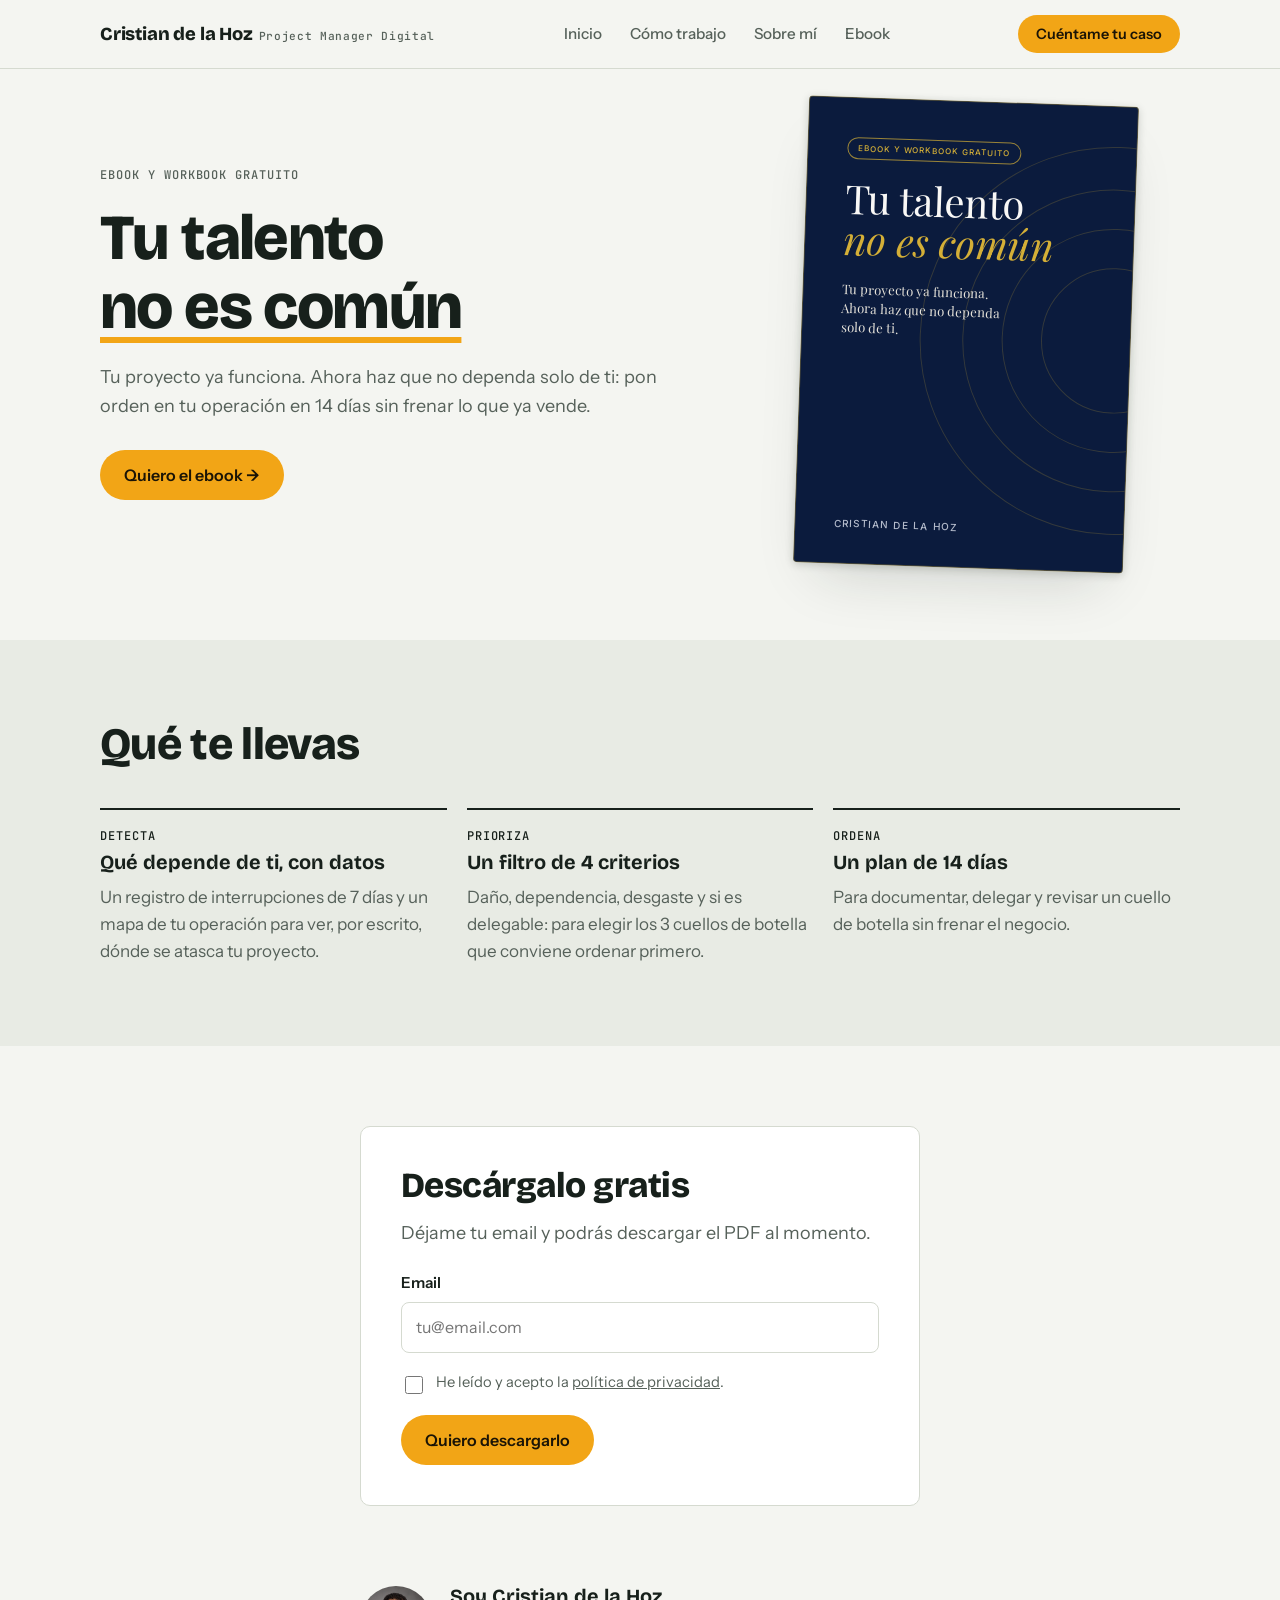
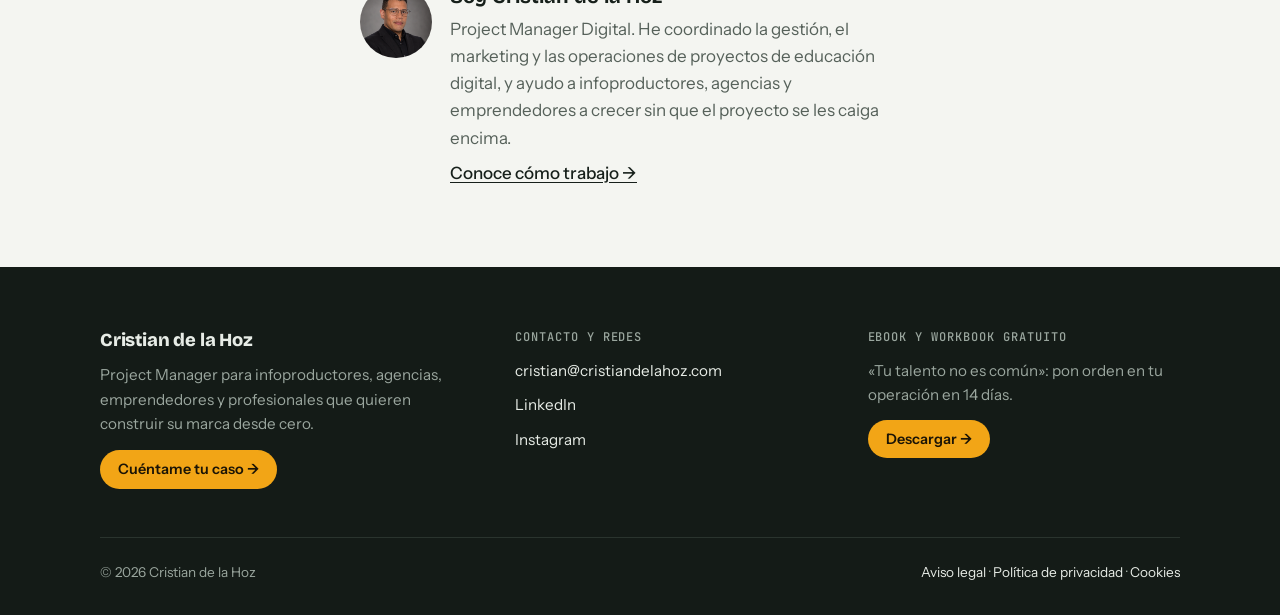
<file: ebook.html>
<!doctype html>
<html lang="es">
<head>
<meta charset="utf-8">
<meta name="viewport" content="width=device-width, initial-scale=1, viewport-fit=cover">
<title>Tu talento no es común · Ebook y workbook gratuito de Cristian de la Hoz</title>
<meta name="description" content="Ebook y workbook gratuito: detecta qué depende de ti, prioriza tus cuellos de botella y pon orden en tu operación en 14 días sin frenar lo que ya vende.">
<link rel="icon" type="image/png" sizes="32x32" href="favicon.png">
<link rel="icon" type="image/svg+xml" href="favicon.svg">
<link rel="preconnect" href="https://fonts.googleapis.com">
<link rel="preconnect" href="https://fonts.gstatic.com" crossorigin>
<link rel="stylesheet" href="https://fonts.googleapis.com/css2?family=Bricolage+Grotesque:opsz,wght@12..96,500;12..96,700;12..96,800&family=Instrument+Sans:wght@400;500;600&family=JetBrains+Mono:wght@400;500&family=Inter:wght@500&family=Playfair+Display:ital,wght@0,400;1,400&display=swap">
<link rel="stylesheet" href="css/styles.css">
</head>
<body>

<header>
  <div class="wrap nav">
    <a class="logo" href="index.html">Cristian de la Hoz<span>Project Manager Digital</span></a>
    <nav aria-label="Principal">
      <ul class="menu" id="menu">
        <li><a href="index.html">Inicio</a></li>
        <li><a href="index.html#como-trabajo">Cómo trabajo</a></li>
        <li><a href="index.html#sobre-mi">Sobre mí</a></li>
        <li><a href="ebook.html" aria-current="page">Ebook</a></li>
      </ul>
    </nav>
    <div class="nav-right">
      <a class="btn btn-primary btn-sm" href="index.html#caso" data-cta="header">Cuéntame tu caso</a>
      <button class="burger" id="burger" aria-label="Abrir menú" aria-expanded="false" aria-controls="menu">
        <svg width="20" height="20" viewBox="0 0 20 20" fill="none" stroke="currentColor" stroke-width="2"><path d="M3 6h14M3 14h14"/></svg>
      </button>
    </div>
  </div>
</header>

<main>
  <!-- a) Hero del ebook -->
  <section class="hero ebook-hero">
    <div class="wrap hero-grid">
      <div class="stack" style="gap:22px">
        <span class="label">Ebook y workbook gratuito</span>
        <h1>Tu talento <span class="uline">no es común</span></h1>
        <p class="lede">Tu proyecto ya funciona. Ahora haz que no dependa solo de ti: pon orden en tu operación en 14 días sin frenar lo que ya vende.</p>
        <div class="ctas">
          <a class="btn btn-primary" href="#descarga" data-cta="ebook-hero">Quiero el ebook →</a>
        </div>
      </div>
      <!-- Portada dibujada en código con el diseño del PDF (no es una imagen) -->
      <div class="cover" aria-hidden="true">
        <div class="book">
          <svg class="rings" viewBox="0 0 600 600" focusable="false"><g fill="none" stroke="currentColor" stroke-width="1.5"><circle cx="300" cy="300" r="110"/><circle cx="300" cy="300" r="170"/><circle cx="300" cy="300" r="230"/><circle cx="300" cy="300" r="295"/></g></svg>
          <span class="badge">Ebook y workbook gratuito</span>
          <p class="book-title">Tu talento <em>no es común</em></p>
          <p class="book-sub">Tu proyecto ya funciona. Ahora haz que no dependa solo de ti.</p>
          <p class="book-author">Cristian de la Hoz</p>
        </div>
      </div>
    </div>
  </section>

  <!-- b) Qué te llevas -->
  <section class="ebook-benefits">
    <div class="wrap">
      <h2>Qué te llevas</h2>
      <div class="cards3">
        <div class="acard"><span class="label">Detecta</span><h3>Qué depende de ti, con datos</h3><p>Un registro de interrupciones de 7 días y un mapa de tu operación para ver, por escrito, dónde se atasca tu proyecto.</p></div>
        <div class="acard"><span class="label">Prioriza</span><h3>Un filtro de 4 criterios</h3><p>Daño, dependencia, desgaste y si es delegable: para elegir los 3 cuellos de botella que conviene ordenar primero.</p></div>
        <div class="acard"><span class="label">Ordena</span><h3>Un plan de 14 días</h3><p>Para documentar, delegar y revisar un cuello de botella sin frenar el negocio.</p></div>
      </div>
    </div>
  </section>

  <!-- c) Formulario de captura -->
  <section class="ebook-gate" id="descarga">
    <div class="wrap">
      <div class="gate">
        <h2>Descárgalo gratis</h2>
        <p class="lede">Déjame tu email y podrás descargar el PDF al momento.</p>

        <!-- Brevo: URL de envío y nombres de campo del formulario "Descarga Ebook" (lista "Descargas Ebook"). -->
        <form id="ebookForm" method="POST" action="https://4b9f1516.sibforms.com/serve/[base64]" data-type="subscription" novalidate>
          <div class="field"><label for="e-email">Email</label><input id="e-email" name="EMAIL" type="email" autocomplete="email" placeholder="tu@email.com" required></div>
          <input type="text" name="email_address_check" value="" tabindex="-1" autocomplete="off" aria-hidden="true" hidden>
          <input type="hidden" name="locale" value="es">
          <label class="check"><input type="checkbox" id="e-privacy" name="privacy_consent" value="1" required><span>He leído y acepto la <a href="politica-privacidad.html" target="_blank" rel="noopener">política de privacidad</a>.</span></label>
          <p class="err" id="ebookErr" role="alert" hidden>Escribe un email válido y acepta la política de privacidad.</p>
          <div><button class="btn btn-primary" id="ebookBtn" type="submit">Quiero descargarlo</button></div>
        </form>

        <div id="ebookOk" role="status" hidden>
          <h3>Listo. Aquí lo tienes.</h3>
          <!-- PDF del ebook: para actualizarlo, sustituir el archivo con el mismo nombre -->
          <p><a class="btn btn-primary" href="img/ebook/tu-talento-no-es-comun.pdf" download="Tu-talento-no-es-comun.pdf" data-cta="ebook-download">Descargar el PDF ↓</a></p>
        </div>
      </div>
    </div>
  </section>

  <!-- d) Quién soy -->
  <section class="ebook-bio">
    <div class="wrap">
      <div class="bio">
        <img src="img/cristian.webp" alt="Cristian de la Hoz" width="72" height="72" loading="lazy">
        <div>
          <h3>Soy Cristian de la Hoz</h3>
          <p>Project Manager Digital. He coordinado la gestión, el marketing y las operaciones de proyectos de educación digital, y ayudo a infoproductores, agencias y emprendedores a crecer sin que el proyecto se les caiga encima.</p>
          <p><a href="index.html#sobre-mi">Conoce cómo trabajo →</a></p>
        </div>
      </div>
    </div>
  </section>
</main>

<footer id="legal">
  <div class="wrap">
    <div class="foot">
      <div class="stack">
        <a class="logo" href="index.html">Cristian de la Hoz</a>
        <p>Project Manager para infoproductores, agencias, emprendedores y profesionales que quieren construir su marca desde cero.</p>
        <div><a class="btn btn-primary btn-sm" href="index.html#caso" data-cta="footer">Cuéntame tu caso →</a></div>
      </div>
      <div>
        <h3>Contacto y redes</h3>
        <ul>
          <li><a href="mailto:cristian@cristiandelahoz.com">cristian@cristiandelahoz.com</a></li>
          <li><a href="https://es.linkedin.com/in/cristian-de-la-hoz-plaza" target="_blank" rel="noopener noreferrer">LinkedIn</a></li>
          <li><a href="https://www.instagram.com/crisdelahoz_pm/" target="_blank" rel="noopener noreferrer">Instagram</a></li>
        </ul>
      </div>
      <div>
        <h3>Ebook y workbook gratuito</h3>
        <p>«Tu talento no es común»: pon orden en tu operación en 14 días.</p>
        <p style="margin-top:12px"><a class="btn btn-primary btn-sm" href="#descarga">Descargar →</a></p>
      </div>
    </div>
    <div class="legal">
      <span>© 2026 Cristian de la Hoz</span>
      <span><a href="aviso-legal.html">Aviso legal</a> · <a href="politica-privacidad.html">Política de privacidad</a> · <a href="politica-cookies.html">Cookies</a></span>
    </div>
  </div>
</footer>

<script>
(function(){
  var burger=document.getElementById('burger'), menu=document.getElementById('menu');
  burger.addEventListener('click',function(){
    var open=menu.classList.toggle('open');
    burger.setAttribute('aria-expanded',open);
  });
  menu.addEventListener('click',function(e){ if(e.target.tagName==='A'){menu.classList.remove('open');burger.setAttribute('aria-expanded','false');} });

  // Formulario del ebook: envía el email a Brevo (si hay URL configurada) y muestra la descarga sin recargar
  var form=document.getElementById('ebookForm'), err=document.getElementById('ebookErr'), btn=document.getElementById('ebookBtn'), ok=document.getElementById('ebookOk');
  var action=form.getAttribute('action');
  var MSG_INVALID='Escribe un email válido y acepta la política de privacidad.';
  var MSG_FAIL='No hemos podido registrar tu email. Revísalo e inténtalo de nuevo.';
  var emailOk=function(v){return /^[^\s@]+@[^\s@]+\.[^\s@]+$/.test(v.trim());};
  var reveal=function(){ form.hidden=true; ok.hidden=false; };

  form.addEventListener('submit',function(e){
    e.preventDefault();
    var valid=emailOk(document.getElementById('e-email').value) && document.getElementById('e-privacy').checked;
    err.textContent=MSG_INVALID;
    err.hidden=!!valid;
    if(!valid) return;
    if(!action){ console.warn('Ebook: falta la URL de Brevo en el action del formulario; el email no se guarda.'); reveal(); return; }
    btn.disabled=true; btn.textContent='Enviando…';
    // El consentimiento de privacidad solo se valida aquí; no se envía a Brevo
    var data=new FormData(form); data.delete('privacy_consent');
    fetch(action,{method:'POST',body:data})
      .then(function(r){ return r.json().catch(function(){return {};}).then(function(d){ if(!r.ok||d.success===false) throw new Error(); }); })
      .then(reveal)
      .catch(function(){ err.textContent=MSG_FAIL; err.hidden=false; btn.disabled=false; btn.textContent='Quiero descargarlo'; });
  });
})();
</script>

</body>
</html>
</file>
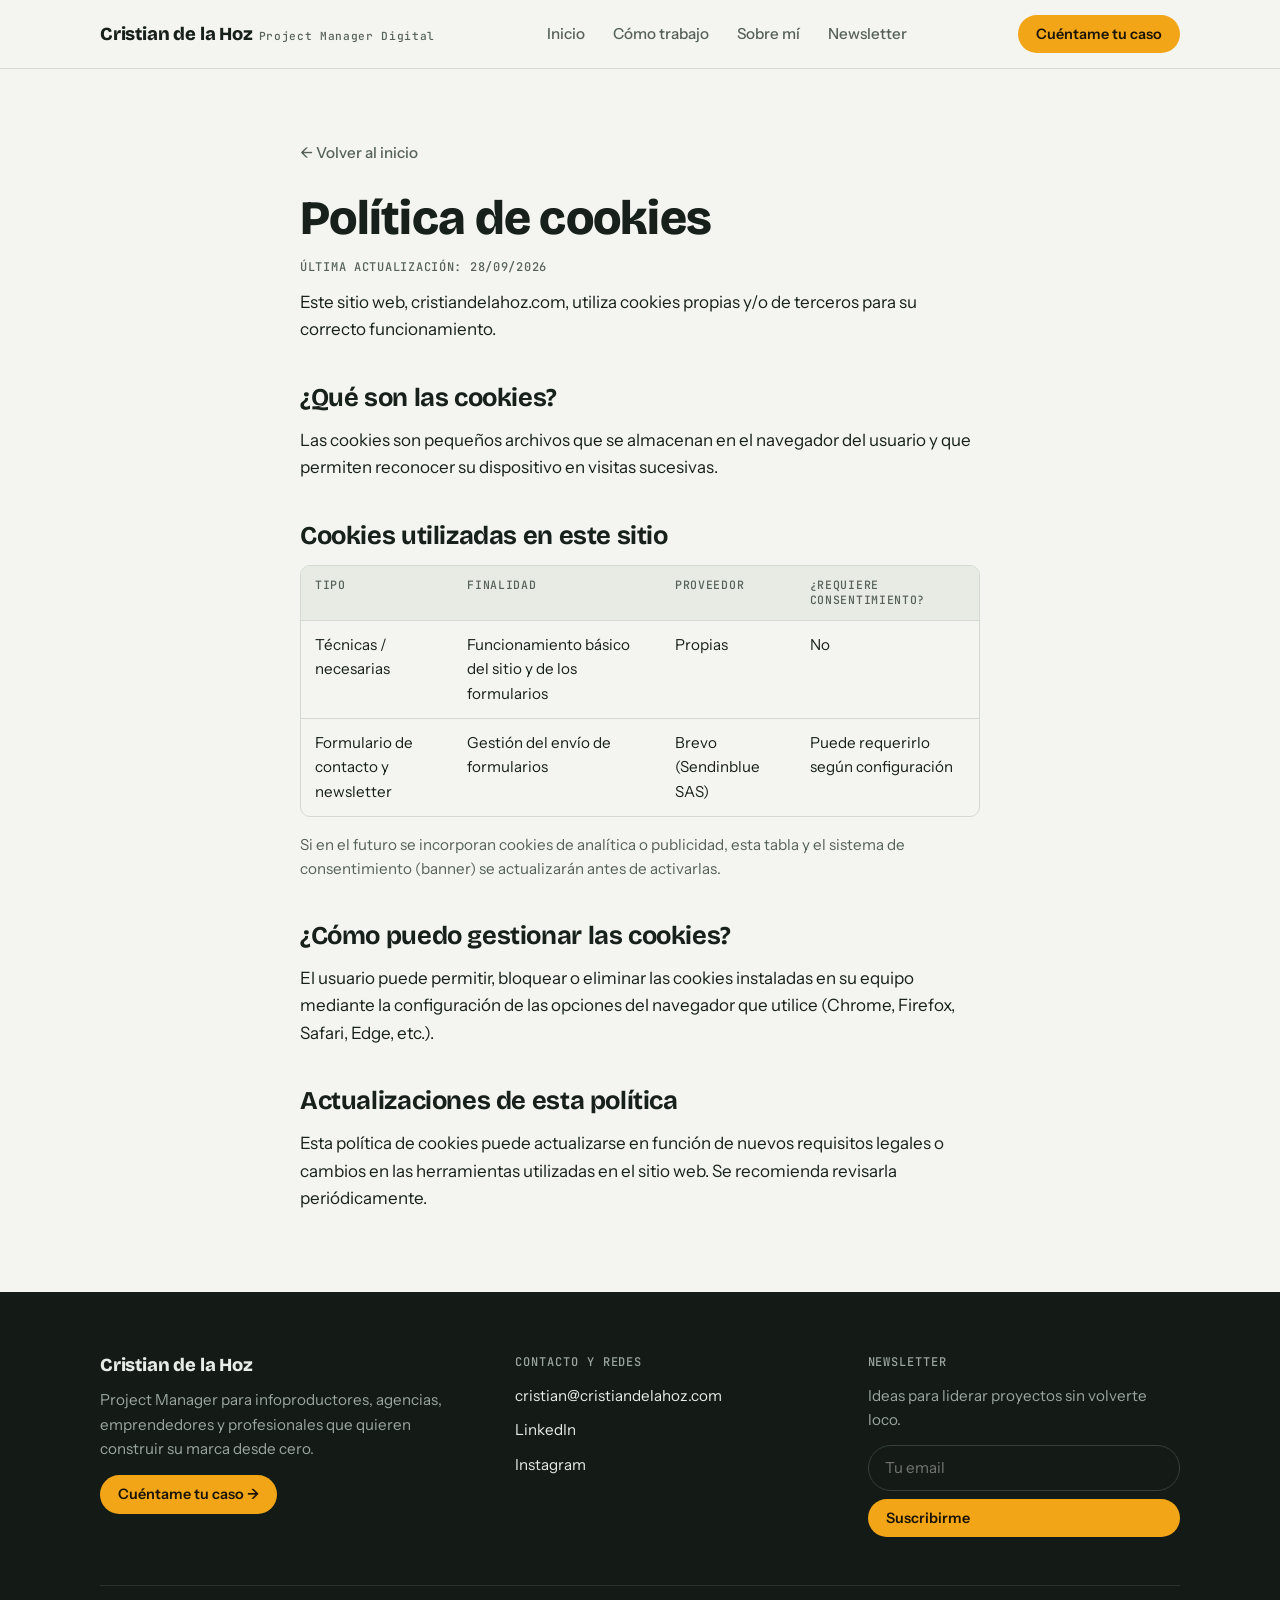
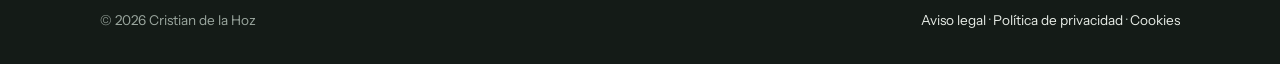
<file: politica-cookies.html>
<!doctype html>
<html lang="es">
<head>
<meta charset="utf-8">
<meta name="viewport" content="width=device-width, initial-scale=1, viewport-fit=cover">
<title>Política de cookies · Cristian de la Hoz</title>
<meta name="description" content="Política de cookies de cristiandelahoz.com: qué cookies usa el sitio y cómo gestionarlas.">
<link rel="icon" type="image/png" sizes="32x32" href="favicon.png">
<link rel="icon" type="image/svg+xml" href="favicon.svg">
<link rel="preconnect" href="https://fonts.googleapis.com">
<link rel="preconnect" href="https://fonts.gstatic.com" crossorigin>
<link rel="stylesheet" href="https://fonts.googleapis.com/css2?family=Bricolage+Grotesque:opsz,wght@12..96,500;12..96,700;12..96,800&family=Instrument+Sans:wght@400;500;600&family=JetBrains+Mono:wght@400;500&display=swap">
<link rel="stylesheet" href="css/styles.css">
</head>
<body>

<header>
  <div class="wrap nav">
    <a class="logo" href="index.html">Cristian de la Hoz<span>Project Manager Digital</span></a>
    <nav aria-label="Principal">
      <ul class="menu" id="menu">
        <li><a href="index.html">Inicio</a></li>
        <li><a href="index.html#como-trabajo">Cómo trabajo</a></li>
        <li><a href="index.html#sobre-mi">Sobre mí</a></li>
        <li><a href="index.html#newsletter">Newsletter</a></li>
      </ul>
    </nav>
    <div class="nav-right">
      <a class="btn btn-primary btn-sm" href="index.html#caso" data-cta="header">Cuéntame tu caso</a>
      <button class="burger" id="burger" aria-label="Abrir menú" aria-expanded="false" aria-controls="menu">
        <svg width="20" height="20" viewBox="0 0 20 20" fill="none" stroke="currentColor" stroke-width="2"><path d="M3 6h14M3 14h14"/></svg>
      </button>
    </div>
  </div>
</header>

<main class="legal-page">
  <article class="wrap prose">
    <a class="back" href="index.html">← Volver al inicio</a>
    <h1>Política de cookies</h1>
    <p class="updated">Última actualización: 28/09/2026</p>

    <p>Este sitio web, cristiandelahoz.com, utiliza cookies propias y/o de terceros para su correcto funcionamiento.</p>

    <h2>¿Qué son las cookies?</h2>
    <p>Las cookies son pequeños archivos que se almacenan en el navegador del usuario y que permiten reconocer su dispositivo en visitas sucesivas.</p>

    <h2>Cookies utilizadas en este sitio</h2>
    <div class="table-wrap">
      <table>
        <thead>
          <tr><th scope="col">Tipo</th><th scope="col">Finalidad</th><th scope="col">Proveedor</th><th scope="col">¿Requiere consentimiento?</th></tr>
        </thead>
        <tbody>
          <tr><td>Técnicas / necesarias</td><td>Funcionamiento básico del sitio y de los formularios</td><td>Propias</td><td>No</td></tr>
          <tr><td>Formulario de contacto y newsletter</td><td>Gestión del envío de formularios</td><td>Brevo (Sendinblue SAS)</td><td>Puede requerirlo según configuración</td></tr>
        </tbody>
      </table>
    </div>
    <p class="note">Si en el futuro se incorporan cookies de analítica o publicidad, esta tabla y el sistema de consentimiento (banner) se actualizarán antes de activarlas.</p>

    <h2>¿Cómo puedo gestionar las cookies?</h2>
    <p>El usuario puede permitir, bloquear o eliminar las cookies instaladas en su equipo mediante la configuración de las opciones del navegador que utilice (Chrome, Firefox, Safari, Edge, etc.).</p>

    <h2>Actualizaciones de esta política</h2>
    <p>Esta política de cookies puede actualizarse en función de nuevos requisitos legales o cambios en las herramientas utilizadas en el sitio web. Se recomienda revisarla periódicamente.</p>
  </article>
</main>

<footer id="legal">
  <div class="wrap">
    <div class="foot">
      <div class="stack">
        <a class="logo" href="index.html">Cristian de la Hoz</a>
        <p>Project Manager para infoproductores, agencias, emprendedores y profesionales que quieren construir su marca desde cero.</p>
        <div><a class="btn btn-primary btn-sm" href="index.html#caso" data-cta="footer">Cuéntame tu caso →</a></div>
      </div>
      <div>
        <h3>Contacto y redes</h3>
        <ul>
          <li><a href="mailto:cristian@cristiandelahoz.com">cristian@cristiandelahoz.com</a></li>
          <li><a href="https://es.linkedin.com/in/cristian-de-la-hoz-plaza" target="_blank" rel="noopener noreferrer">LinkedIn</a></li>
          <li><a href="https://www.instagram.com/crisdelahoz_pm/" target="_blank" rel="noopener noreferrer">Instagram</a></li>
        </ul>
      </div>
      <div>
        <h3>Newsletter</h3>
        <p>Ideas para liderar proyectos sin volverte loco.</p>
        <form class="mini" id="miniForm" novalidate>
          <input id="m-email" type="email" placeholder="Tu email" aria-label="Tu email">
          <a class="btn btn-primary btn-sm" href="index.html#newsletter">Suscribirme</a>
        </form>
      </div>
    </div>
    <div class="legal">
      <span>© 2026 Cristian de la Hoz</span>
      <span><a href="aviso-legal.html">Aviso legal</a> · <a href="politica-privacidad.html">Política de privacidad</a> · <a href="politica-cookies.html" aria-current="page">Cookies</a></span>
    </div>
  </div>
</footer>

<script>
(function(){
  var burger=document.getElementById('burger'), menu=document.getElementById('menu');
  burger.addEventListener('click',function(){
    var open=menu.classList.toggle('open');
    burger.setAttribute('aria-expanded',open);
  });
  menu.addEventListener('click',function(e){ if(e.target.tagName==='A'){menu.classList.remove('open');burger.setAttribute('aria-expanded','false');} });
})();
</script>

</body>
</html>
</file>
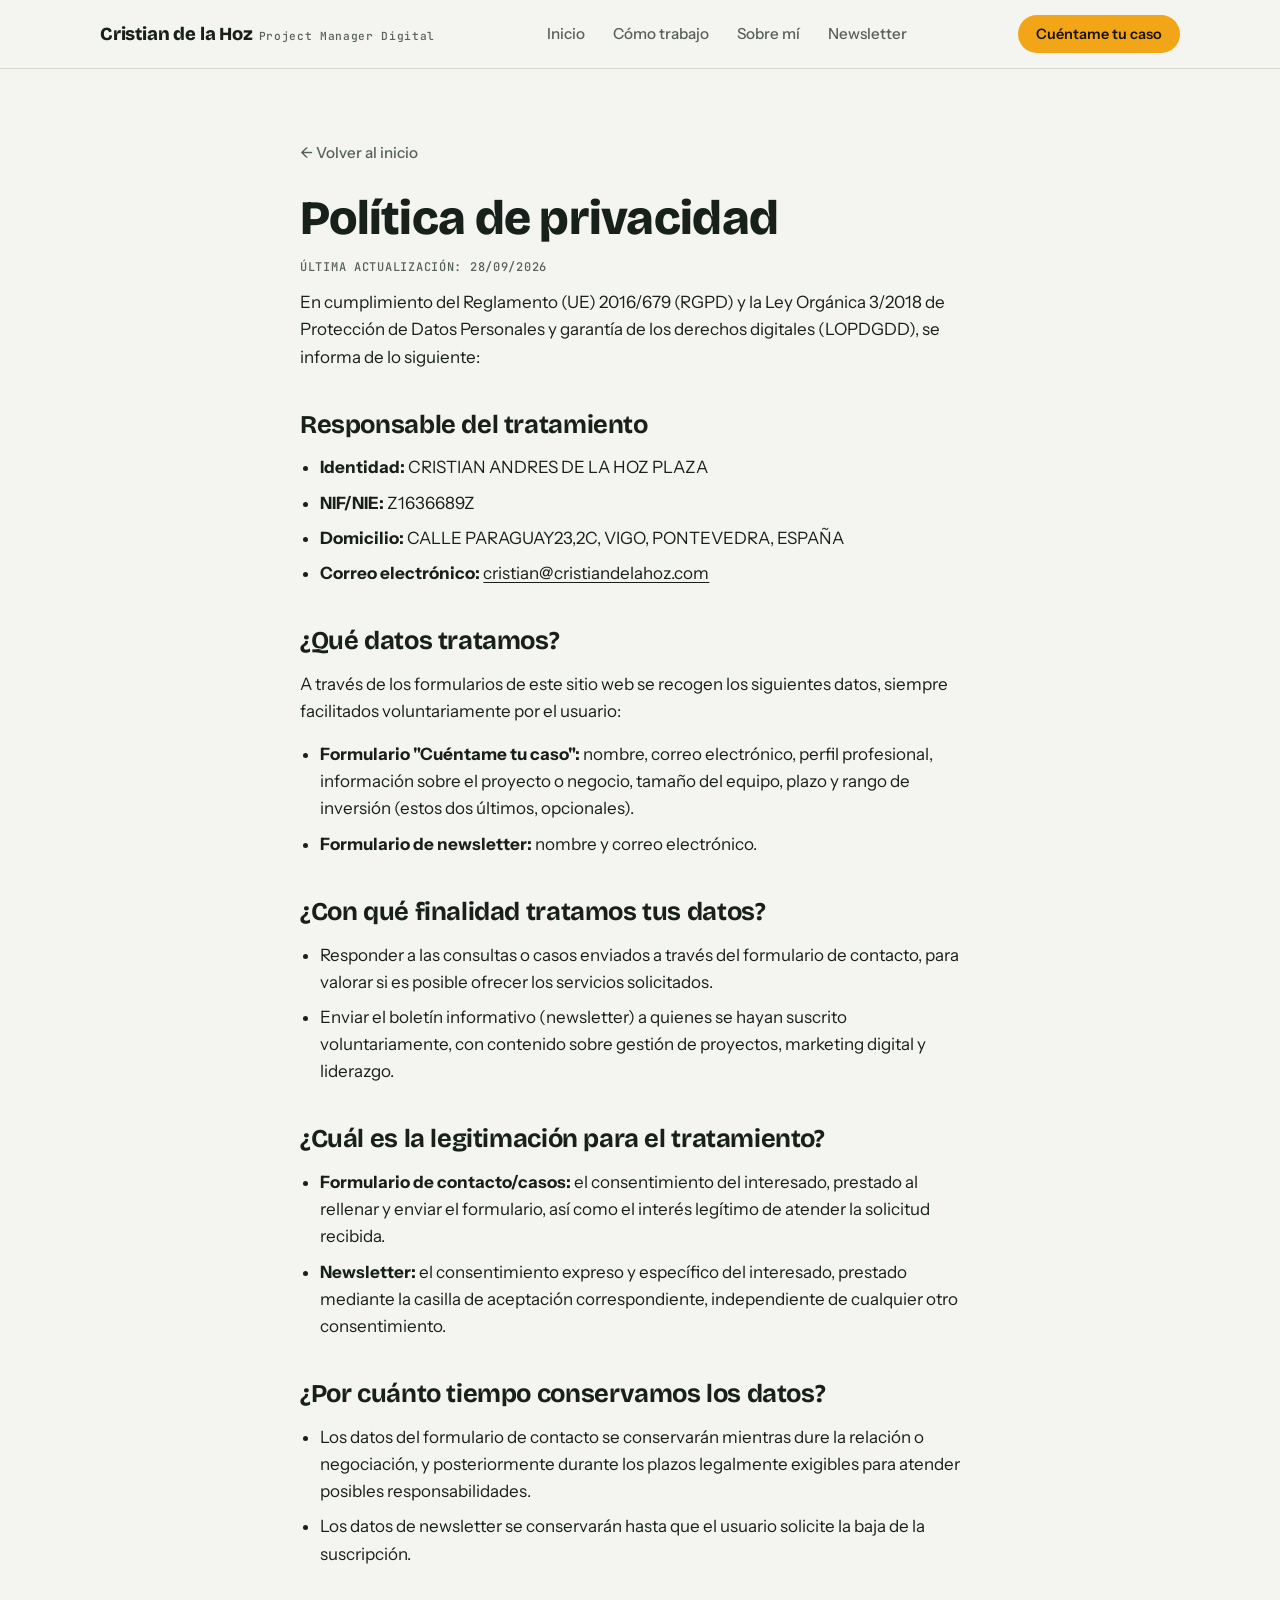
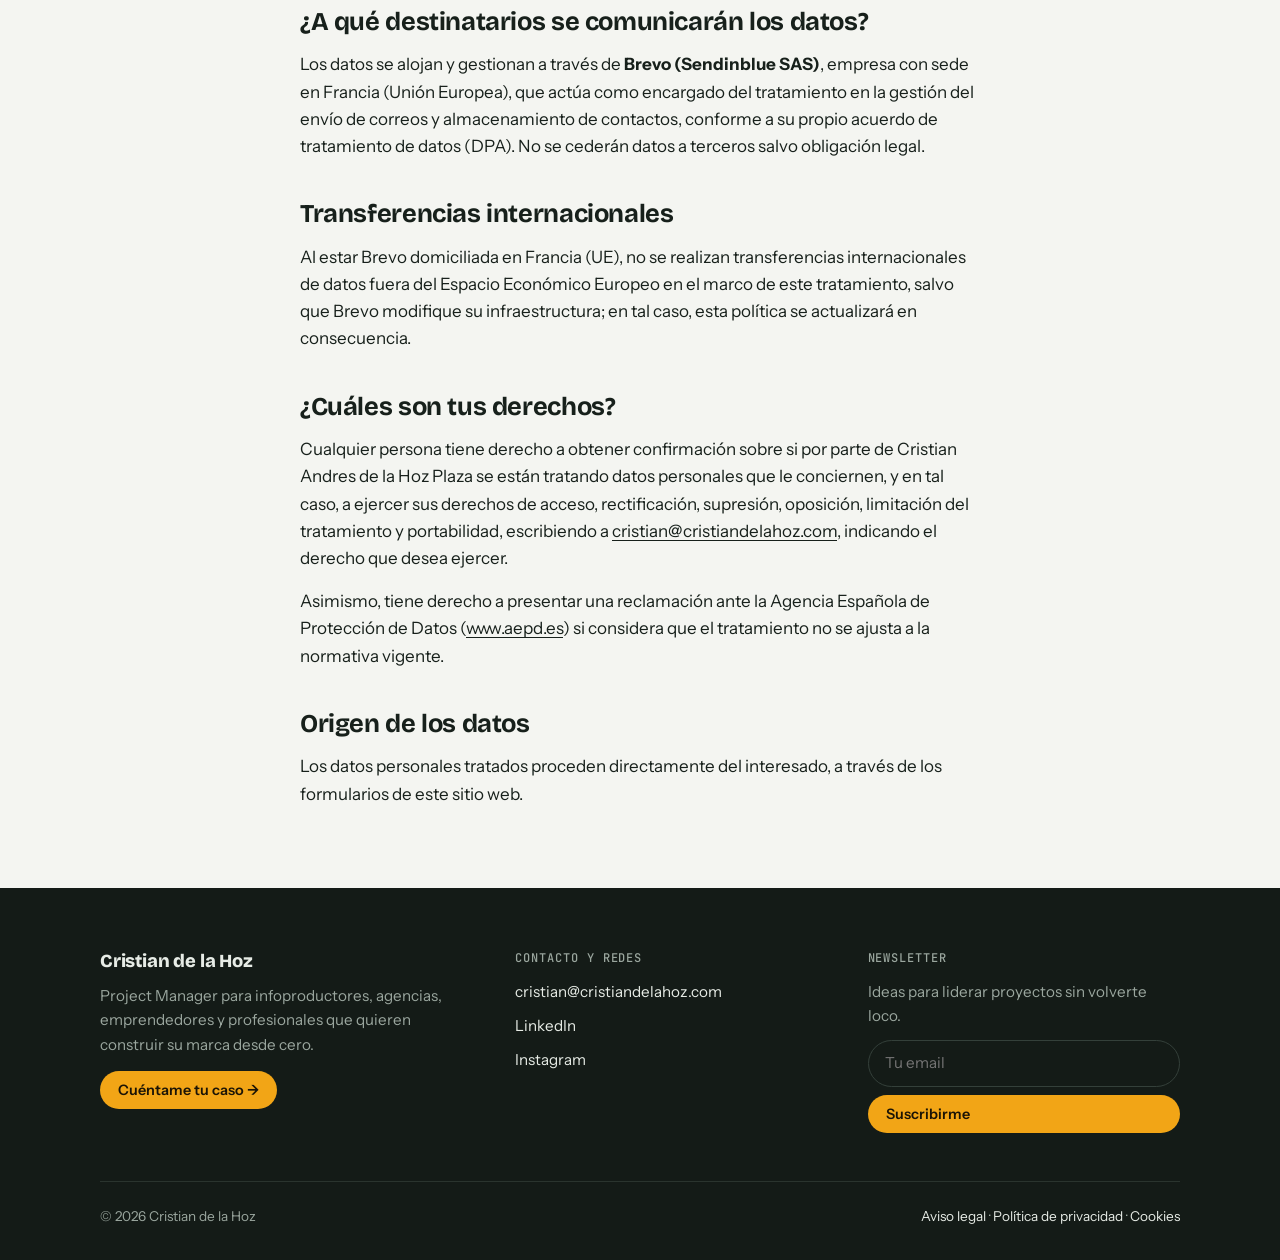
<file: politica-privacidad.html>
<!doctype html>
<html lang="es">
<head>
<meta charset="utf-8">
<meta name="viewport" content="width=device-width, initial-scale=1, viewport-fit=cover">
<title>Política de privacidad · Cristian de la Hoz</title>
<meta name="description" content="Política de privacidad de cristiandelahoz.com: qué datos se recogen en los formularios, para qué y cómo ejercer tus derechos.">
<link rel="icon" type="image/png" sizes="32x32" href="favicon.png">
<link rel="icon" type="image/svg+xml" href="favicon.svg">
<link rel="preconnect" href="https://fonts.googleapis.com">
<link rel="preconnect" href="https://fonts.gstatic.com" crossorigin>
<link rel="stylesheet" href="https://fonts.googleapis.com/css2?family=Bricolage+Grotesque:opsz,wght@12..96,500;12..96,700;12..96,800&family=Instrument+Sans:wght@400;500;600&family=JetBrains+Mono:wght@400;500&display=swap">
<link rel="stylesheet" href="css/styles.css">
</head>
<body>

<header>
  <div class="wrap nav">
    <a class="logo" href="index.html">Cristian de la Hoz<span>Project Manager Digital</span></a>
    <nav aria-label="Principal">
      <ul class="menu" id="menu">
        <li><a href="index.html">Inicio</a></li>
        <li><a href="index.html#como-trabajo">Cómo trabajo</a></li>
        <li><a href="index.html#sobre-mi">Sobre mí</a></li>
        <li><a href="index.html#newsletter">Newsletter</a></li>
      </ul>
    </nav>
    <div class="nav-right">
      <a class="btn btn-primary btn-sm" href="index.html#caso" data-cta="header">Cuéntame tu caso</a>
      <button class="burger" id="burger" aria-label="Abrir menú" aria-expanded="false" aria-controls="menu">
        <svg width="20" height="20" viewBox="0 0 20 20" fill="none" stroke="currentColor" stroke-width="2"><path d="M3 6h14M3 14h14"/></svg>
      </button>
    </div>
  </div>
</header>

<main class="legal-page">
  <article class="wrap prose">
    <a class="back" href="index.html">← Volver al inicio</a>
    <h1>Política de privacidad</h1>
    <p class="updated">Última actualización: 28/09/2026</p>

    <p>En cumplimiento del Reglamento (UE) 2016/679 (RGPD) y la Ley Orgánica 3/2018 de Protección de Datos Personales y garantía de los derechos digitales (LOPDGDD), se informa de lo siguiente:</p>

    <h2>Responsable del tratamiento</h2>
    <ul>
      <li><strong>Identidad:</strong> CRISTIAN ANDRES DE LA HOZ PLAZA</li>
      <li><strong>NIF/NIE:</strong> Z1636689Z</li>
      <li><strong>Domicilio:</strong> CALLE PARAGUAY23,2C, VIGO, PONTEVEDRA, ESPAÑA</li>
      <li><strong>Correo electrónico:</strong> <a href="mailto:cristian@cristiandelahoz.com">cristian@cristiandelahoz.com</a></li>
    </ul>

    <h2>¿Qué datos tratamos?</h2>
    <p>A través de los formularios de este sitio web se recogen los siguientes datos, siempre facilitados voluntariamente por el usuario:</p>
    <ul>
      <li><strong>Formulario "Cuéntame tu caso":</strong> nombre, correo electrónico, perfil profesional, información sobre el proyecto o negocio, tamaño del equipo, plazo y rango de inversión (estos dos últimos, opcionales).</li>
      <li><strong>Formulario de newsletter:</strong> nombre y correo electrónico.</li>
    </ul>

    <h2>¿Con qué finalidad tratamos tus datos?</h2>
    <ul>
      <li>Responder a las consultas o casos enviados a través del formulario de contacto, para valorar si es posible ofrecer los servicios solicitados.</li>
      <li>Enviar el boletín informativo (newsletter) a quienes se hayan suscrito voluntariamente, con contenido sobre gestión de proyectos, marketing digital y liderazgo.</li>
    </ul>

    <h2>¿Cuál es la legitimación para el tratamiento?</h2>
    <ul>
      <li><strong>Formulario de contacto/casos:</strong> el consentimiento del interesado, prestado al rellenar y enviar el formulario, así como el interés legítimo de atender la solicitud recibida.</li>
      <li><strong>Newsletter:</strong> el consentimiento expreso y específico del interesado, prestado mediante la casilla de aceptación correspondiente, independiente de cualquier otro consentimiento.</li>
    </ul>

    <h2>¿Por cuánto tiempo conservamos los datos?</h2>
    <ul>
      <li>Los datos del formulario de contacto se conservarán mientras dure la relación o negociación, y posteriormente durante los plazos legalmente exigibles para atender posibles responsabilidades.</li>
      <li>Los datos de newsletter se conservarán hasta que el usuario solicite la baja de la suscripción.</li>
    </ul>

    <h2>¿A qué destinatarios se comunicarán los datos?</h2>
    <p>Los datos se alojan y gestionan a través de <strong>Brevo (Sendinblue SAS)</strong>, empresa con sede en Francia (Unión Europea), que actúa como encargado del tratamiento en la gestión del envío de correos y almacenamiento de contactos, conforme a su propio acuerdo de tratamiento de datos (DPA). No se cederán datos a terceros salvo obligación legal.</p>

    <h2>Transferencias internacionales</h2>
    <p>Al estar Brevo domiciliada en Francia (UE), no se realizan transferencias internacionales de datos fuera del Espacio Económico Europeo en el marco de este tratamiento, salvo que Brevo modifique su infraestructura; en tal caso, esta política se actualizará en consecuencia.</p>

    <h2>¿Cuáles son tus derechos?</h2>
    <p>Cualquier persona tiene derecho a obtener confirmación sobre si por parte de Cristian Andres de la Hoz Plaza se están tratando datos personales que le conciernen, y en tal caso, a ejercer sus derechos de acceso, rectificación, supresión, oposición, limitación del tratamiento y portabilidad, escribiendo a <a href="mailto:cristian@cristiandelahoz.com">cristian@cristiandelahoz.com</a>, indicando el derecho que desea ejercer.</p>
    <p>Asimismo, tiene derecho a presentar una reclamación ante la Agencia Española de Protección de Datos (<a href="https://www.aepd.es" target="_blank" rel="noopener">www.aepd.es</a>) si considera que el tratamiento no se ajusta a la normativa vigente.</p>

    <h2>Origen de los datos</h2>
    <p>Los datos personales tratados proceden directamente del interesado, a través de los formularios de este sitio web.</p>
  </article>
</main>

<footer id="legal">
  <div class="wrap">
    <div class="foot">
      <div class="stack">
        <a class="logo" href="index.html">Cristian de la Hoz</a>
        <p>Project Manager para infoproductores, agencias, emprendedores y profesionales que quieren construir su marca desde cero.</p>
        <div><a class="btn btn-primary btn-sm" href="index.html#caso" data-cta="footer">Cuéntame tu caso →</a></div>
      </div>
      <div>
        <h3>Contacto y redes</h3>
        <ul>
          <li><a href="mailto:cristian@cristiandelahoz.com">cristian@cristiandelahoz.com</a></li>
          <li><a href="https://es.linkedin.com/in/cristian-de-la-hoz-plaza" target="_blank" rel="noopener noreferrer">LinkedIn</a></li>
          <li><a href="https://www.instagram.com/crisdelahoz_pm/" target="_blank" rel="noopener noreferrer">Instagram</a></li>
        </ul>
      </div>
      <div>
        <h3>Newsletter</h3>
        <p>Ideas para liderar proyectos sin volverte loco.</p>
        <form class="mini" id="miniForm" novalidate>
          <input id="m-email" type="email" placeholder="Tu email" aria-label="Tu email">
          <a class="btn btn-primary btn-sm" href="index.html#newsletter">Suscribirme</a>
        </form>
      </div>
    </div>
    <div class="legal">
      <span>© 2026 Cristian de la Hoz</span>
      <span><a href="aviso-legal.html">Aviso legal</a> · <a href="politica-privacidad.html" aria-current="page">Política de privacidad</a> · <a href="politica-cookies.html">Cookies</a></span>
    </div>
  </div>
</footer>

<script>
(function(){
  var burger=document.getElementById('burger'), menu=document.getElementById('menu');
  burger.addEventListener('click',function(){
    var open=menu.classList.toggle('open');
    burger.setAttribute('aria-expanded',open);
  });
  menu.addEventListener('click',function(e){ if(e.target.tagName==='A'){menu.classList.remove('open');burger.setAttribute('aria-expanded','false');} });
})();
</script>

</body>
</html>
</file>
<file: css/styles.css>
:root{
  --bg:#F4F5F1; --surface:#FFFFFF; --alt:#E8EBE4; --ink:#17201B; --muted:#56615A; --line:#D5DAD0;
  --accent:#F2A516; --accent-ink:#1B1406; --accent-soft:#FBEDC8; --dark:#141B17; --dark-ink:#E7ECE6; --dark-muted:#9AA69E;
  --done:#2F7D55;
  --ok-bg:#DDF0E4; --ok-ink:#1F6242; --rev-bg:#FBEDC8; --rev-ink:#7A5200; --blk-bg:#F9DEDB; --blk-ink:#A2291E;
  --shadow:rgba(23,32,27,.18); --kw:#17201B; --kw-bg:#FBEDC8; --accent-text:#8A5700;
  --display:"Bricolage Grotesque", "Segoe UI", system-ui, sans-serif;
  --body:"Instrument Sans", "Segoe UI", system-ui, -apple-system, sans-serif;
  --mono:"JetBrains Mono", ui-monospace, Consolas, monospace;
  --r:10px;
}
@media (prefers-color-scheme: dark){
  :root:not([data-theme="light"]){
    color-scheme:dark;
    --bg:#101512; --surface:#18201B; --alt:#141B17; --ink:#E7ECE6; --muted:#9AA69E; --line:#2A342E;
    --accent:#F4B032; --accent-ink:#1B1406; --accent-soft:#2A2414; --dark:#0B0F0D; --done:#5DBB88;
    --ok-bg:#183426; --ok-ink:#7FD3A2; --rev-bg:#3A2E12; --rev-ink:#F4C766; --blk-bg:#3B1D1A; --blk-ink:#F29A90; --shadow:rgba(0,0,0,.5); --kw:#F4B032; --kw-bg:transparent; --accent-text:#F4B032;
  }
}
:root[data-theme="dark"]{
  color-scheme:dark;
  --bg:#101512; --surface:#18201B; --alt:#141B17; --ink:#E7ECE6; --muted:#9AA69E; --line:#2A342E;
  --accent:#F4B032; --accent-ink:#1B1406; --accent-soft:#2A2414; --dark:#0B0F0D; --done:#5DBB88;
    --ok-bg:#183426; --ok-ink:#7FD3A2; --rev-bg:#3A2E12; --rev-ink:#F4C766; --blk-bg:#3B1D1A; --blk-ink:#F29A90; --shadow:rgba(0,0,0,.5); --kw:#F4B032; --kw-bg:transparent; --accent-text:#F4B032;
}
*{box-sizing:border-box}
body{margin:0}
img{max-width:100%}
[hidden]{display:none!important}
html{scroll-behavior:smooth;scroll-padding-top:84px}
@media (prefers-reduced-motion:reduce){html{scroll-behavior:auto}*{transition:none!important;animation:none!important}}
body{background:var(--bg);color:var(--ink);font:400 17px/1.6 var(--body);-webkit-font-smoothing:antialiased}
h1,h2,h3{font-family:var(--display);line-height:1.08;text-wrap:balance;margin:0;letter-spacing:-.015em}
h2{font-size:clamp(1.9rem,4.2vw,2.8rem);font-weight:800}
h3{font-size:1.25rem;font-weight:700;letter-spacing:0}
p{margin:0}
a{color:inherit}
:focus-visible{outline:3px solid var(--accent);outline-offset:3px;border-radius:4px}
.wrap{max-width:1120px;margin-inline:auto;padding-inline:20px}
section{padding-block:clamp(56px,7vw,80px)}
.label{font:500 .75rem/1 var(--mono);letter-spacing:.08em;text-transform:uppercase;color:var(--muted)}
.lede{font-size:1.125rem;color:var(--muted);max-width:62ch}
.stack{display:flex;flex-direction:column;gap:14px}

/* Buttons: the accent colour lives only here */
.btn{display:inline-flex;align-items:center;gap:.5em;font:600 1rem/1 var(--body);padding:15px 22px;border-radius:999px;text-decoration:none;border:2px solid transparent;cursor:pointer;transition:transform .2s ease, box-shadow .2s ease, background .2s ease, color .2s ease}
.btn:hover{transform:translateY(-2px);box-shadow:0 6px 16px -6px var(--shadow)}
.btn:disabled{transform:none;box-shadow:none;cursor:wait}
.btn-primary{background:var(--accent);color:var(--accent-ink)}
.btn-primary:hover{filter:brightness(1.05)}
.btn-ghost{border-color:var(--ink);color:var(--ink);background:transparent}
.btn-ghost:hover{background:var(--ink);color:var(--bg)}
.btn-sm{padding:10px 16px;font-size:.9rem}

/* Header */
header{position:sticky;top:env(safe-area-inset-top,0px);z-index:20;background:color-mix(in srgb,var(--bg) 88%,transparent);backdrop-filter:blur(10px);border-bottom:1px solid var(--line)}
.nav{display:flex;align-items:center;justify-content:space-between;gap:16px;height:68px}
.logo{font:800 1.15rem/1 var(--display);text-decoration:none;letter-spacing:-.01em;white-space:nowrap}
.logo span{font:500 .7rem/1 var(--mono);color:var(--muted);letter-spacing:.06em;margin-left:6px}
@media (max-width:1040px){.logo span{display:none}}
.menu{display:flex;gap:28px;list-style:none;margin:0;padding:0}
.menu a{white-space:nowrap;text-decoration:none;font-weight:500;font-size:.95rem;color:var(--muted);position:relative;transition:color .2s ease}
.menu a::after{content:"";position:absolute;left:0;right:0;bottom:-4px;height:2px;background:var(--ink);transform:scaleX(0);transform-origin:left;transition:transform .25s ease}
.menu a:hover,.menu a:focus-visible{color:var(--ink)}
.menu a:hover::after,.menu a:focus-visible::after{transform:scaleX(1)}
.nav-right{display:flex;align-items:center;gap:10px}
.nav-right .btn{white-space:nowrap}
@media (max-width:768px){
  .nav{gap:10px}
  .nav-right{gap:8px}
  .nav-right .btn{padding:9px 12px;font-size:.82rem}
}
@media (max-width:400px){
  .logo{font-size:1rem}
}
.burger{display:none;background:none;border:1px solid var(--line);border-radius:8px;width:42px;height:42px;cursor:pointer;color:var(--ink)}
@media (max-width:820px){
  .menu{display:none;position:absolute;left:0;right:0;top:68px;flex-direction:column;gap:0;background:var(--bg);border-bottom:1px solid var(--line);padding:8px 20px 16px}
  .menu.open{display:flex}
  .menu a{display:block;width:fit-content;padding:12px 0;font-size:1.05rem;color:var(--ink)}
  .menu a::after{bottom:8px}
  .burger{display:inline-grid;place-items:center}
  .logo span{display:none}
}

/* Hero */
.hero{padding-block:32px clamp(60px,6vw,72px)}
.hero-grid{display:grid;grid-template-columns:1.15fr .85fr;gap:clamp(32px,6vw,72px);align-items:start}
.hero h1{font-size:clamp(2.3rem,5.6vw,4rem);font-weight:800;letter-spacing:-.025em}
.hero h1 em{font-style:normal;background:linear-gradient(transparent 62%,var(--accent-soft) 62%)}
.hero .ctas{display:flex;flex-wrap:wrap;gap:12px;margin-top:8px}
.micro{font-size:.9rem;color:var(--muted)}
.portrait{position:relative}
.photo{aspect-ratio:4/5;max-width:100%;border-radius:var(--r);background:repeating-linear-gradient(135deg,var(--alt) 0 12px,var(--bg) 12px 24px);border:1px dashed var(--line);display:grid;place-items:center;text-align:center;color:var(--muted);font:500 .8rem/1.5 var(--mono);padding:20px}
.pic{display:block;width:100%;height:auto;aspect-ratio:3/4;object-fit:cover;object-position:50% 20%;border-radius:var(--r);background:#6f6f6f}
.pic-about{aspect-ratio:4/5;object-position:top center}
/* Escritorio: foto del Hero cuadrada (cara y hombros) para que foto + tarjeta acaben a la altura del texto */
@media (min-width:769px){.portrait .pic{aspect-ratio:1/1;object-position:50% 20%}}
/* Escritorio: la tarjeta va en el flujo, debajo de la foto, montando solo sus últimos 80px.
   Al estar en el flujo, el hero crece con ella y no choca con la sección siguiente. */
.board{position:relative;z-index:1;margin-top:-80px;margin-left:-16px;width:min(280px,82%);background:var(--surface);border:1px solid var(--line);border-radius:var(--r);box-shadow:0 18px 40px -18px rgba(0,0,0,.35);padding:14px 16px;display:flex;flex-direction:column;gap:10px}
.progress{display:flex;flex-direction:column;gap:6px}
.progress-top{display:flex;justify-content:space-between;align-items:baseline;gap:8px}
.progress-top .pct{font:500 .72rem/1 var(--mono);color:var(--ink);font-variant-numeric:tabular-nums}
.bar{height:6px;border-radius:999px;background:var(--alt);overflow:hidden}
.bar span{display:block;height:100%;width:60%;background:var(--accent);border-radius:inherit}
.board .row{display:grid;grid-template-columns:auto 1fr auto;gap:10px;align-items:center;font-size:.86rem;line-height:1.25}
.avatar{width:24px;height:24px;border-radius:50%;display:grid;place-items:center;font:700 .7rem/1 var(--body);color:#fff}
.av-a{background:#3E6FB0}.av-l{background:#7D55A8}.av-m{background:#2B8A8A}
.row .task{display:flex;flex-direction:column;gap:3px;min-width:0}
.row .who{font:500 .66rem/1 var(--mono);letter-spacing:.04em;color:var(--muted)}
.status{font:500 .66rem/1 var(--mono);padding:5px 7px;border-radius:999px;white-space:nowrap}
.st-ok{background:var(--ok-bg);color:var(--ok-ink)}
.st-rev{background:var(--rev-bg);color:var(--rev-ink)}
.st-blk{background:var(--blk-bg);color:var(--blk-ink)}
.due{font:500 .7rem/1 var(--mono);color:var(--muted);padding-top:8px;border-top:1px solid var(--line)}
@keyframes pop{0%{transform:scale(0)}60%{transform:scale(1.15)}80%{transform:scale(.95)}100%{transform:scale(1)}}
.board.pre .status{transform:scale(0)}
.board.play .status{animation:pop .5s cubic-bezier(.34,1.56,.64,1) var(--d,0s) both}
@media (max-width:820px){
  .hero-grid{grid-template-columns:1fr}
  .portrait{max-width:420px}
}
/* Móvil: la tarjeta va debajo de la foto, con su mismo ancho, sin taparla */
@media (max-width:768px){
  .board{position:static;width:100%;margin-top:16px;margin-left:0}
}

/* Problem */
.problem{background:var(--alt)}
.problem-grid{display:grid;grid-template-columns:repeat(2,1fr);gap:16px;margin-top:40px}
.pcard{background:var(--surface);border-radius:var(--r);padding:24px;display:grid;grid-template-columns:54px 1fr;gap:18px;align-items:center;font-size:1.05rem}
.pcard svg{width:54px;height:54px;color:var(--accent);stroke-width:2.6}
.pcard,.fit{transition:transform .25s ease, box-shadow .25s ease}
.pcard:hover,.fit:hover{transform:translateY(-2px);box-shadow:0 10px 24px -12px var(--shadow)}
/* Frase de cierre como declaración: centrada, grande, con una barra de acento encima */
.closing{margin:64px auto 8px;max-width:30ch;text-align:center;text-wrap:balance;font:700 clamp(1.5rem,3.2vw,2.15rem)/1.25 var(--display);letter-spacing:-.01em}
.closing::before{content:"";display:block;width:56px;height:4px;border-radius:2px;background:var(--accent);margin:0 auto 24px}
.closing mark{background:linear-gradient(transparent 62%,var(--kw-bg) 62%);color:var(--kw);padding:0 .05em}
@media (max-width:700px){.problem-grid{grid-template-columns:1fr}}

/* Approach */
.cards3{display:grid;grid-template-columns:repeat(3,1fr);gap:20px;margin-top:40px}
.acard{border-top:2px solid var(--ink);padding-top:20px;display:flex;flex-direction:column;gap:10px}
.acard .label{color:var(--ink)}
.acard p{color:var(--muted)}
.cards4{grid-template-columns:repeat(2,1fr)}
@media (max-width:820px){.cards3{grid-template-columns:1fr}}

/* Who */
.who-sec{border-top:1px solid var(--line)}
.fit{background:var(--surface);border:1px solid var(--line);border-radius:var(--r);padding:26px;display:flex;flex-direction:column;gap:10px}
.fit p{color:var(--muted)}
.notfit{margin-top:20px;border:1px dashed var(--muted);border-radius:var(--r);padding:22px 26px;display:grid;grid-template-columns:auto 1fr;gap:6px 20px;align-items:baseline}
.notfit strong{font-family:var(--display);font-size:1.1rem}
.notfit p{color:var(--muted)}
@media (max-width:700px){.notfit{grid-template-columns:1fr}}

/* Steps */
.steps{display:grid;grid-template-columns:repeat(3,1fr);gap:24px;margin-top:48px;list-style:none;padding:0;counter-reset:s;position:relative}
.steps::before{content:"";position:absolute;top:22px;left:22px;right:22px;height:2px;background:var(--line);transform-origin:left center;transition:transform .9s ease}
.steps.pre::before{transform:scaleX(0)}
.steps.instant::before{transition:none}
.steps li{position:relative;display:flex;flex-direction:column;gap:10px;counter-increment:s}
.steps li::before{content:counter(s);width:44px;height:44px;border-radius:50%;background:var(--ink);color:var(--bg);display:grid;place-items:center;font:700 1.1rem/1 var(--display);margin-bottom:8px}
.steps p{color:var(--muted)}
.after-steps{margin-top:40px}
@media (max-width:820px){
  .steps{grid-template-columns:1fr;gap:28px}
  .steps::before{top:22px;bottom:22px;left:21px;right:auto;width:2px;height:auto;transform-origin:center top}
  .steps.pre::before{transform:scaleY(0)}
  .steps li{padding-left:64px}
  .steps li::before{position:absolute;left:0;top:-4px}
}

/* About */
.about{background:var(--alt)}
.about-grid{display:grid;grid-template-columns:.8fr 1.2fr;gap:clamp(32px,6vw,72px);align-items:start}
.about .photo{aspect-ratio:1/1}
.about .text{display:flex;flex-direction:column;gap:18px;max-width:60ch}
.about .text p{color:var(--ink)}
@media (max-width:820px){.about-grid{grid-template-columns:1fr}.about .pic{max-width:380px}}

/* Form */
.form-wrap{max-width:640px;margin-inline:auto}
form{display:flex;flex-direction:column;gap:18px;margin-top:32px}
.field{display:flex;flex-direction:column;gap:6px}
.field label,.field legend{font-weight:600;font-size:.95rem}
.opt{font-weight:400;color:var(--muted);font-size:.85rem}
input[type=text],input[type=email],select,textarea{font:inherit;font-size:1rem;color:var(--ink);background:var(--surface);border:1.5px solid var(--line);border-radius:8px;padding:12px 14px;width:100%}
input:focus,select:focus,textarea:focus{outline:none;border-color:var(--ink)}
textarea{min-height:130px;resize:vertical}
fieldset{border:0;padding:0;margin:0}
.chips{display:flex;flex-wrap:wrap;gap:8px;margin-top:4px}
.chips label{font-weight:500;border:1.5px solid var(--line);border-radius:999px;padding:8px 14px;cursor:pointer;background:var(--surface)}
.chips input{position:absolute;opacity:0;pointer-events:none}
.chips input:checked+span{font-weight:600}
.chips label:has(input:checked){border-color:var(--ink);background:var(--ink);color:var(--bg)}
.chips label:has(input:focus-visible){outline:3px solid var(--accent);outline-offset:2px}
.two{display:grid;grid-template-columns:1fr 1fr;gap:18px}
@media (max-width:560px){.two{grid-template-columns:1fr}}
.check{display:flex;gap:10px;align-items:flex-start;font-size:.92rem;color:var(--muted)}
.check input{margin-top:5px;width:18px;height:18px;accent-color:var(--ink)}
.err{color:#C0392B;font-size:.85rem}
.confirm{margin-top:32px;background:var(--surface);border:1px solid var(--line);border-radius:var(--r);padding:28px;display:flex;flex-direction:column;gap:8px}
.confirm h3{font-size:1.4rem}
.ph{font-family:var(--mono);font-size:.85em;background:var(--accent-soft);padding:1px 6px;border-radius:4px}

/* Newsletter */
.news{padding-block:0 clamp(56px,7vw,80px)}
.news-box{background:var(--accent-soft);border-radius:calc(var(--r) * 1.6);padding:clamp(28px,5vw,56px);display:grid;grid-template-columns:1fr 1fr;gap:32px;align-items:center}
.news-box p{color:var(--muted);margin-top:12px}
.news form{margin:0;gap:12px}
.news .row2{display:grid;grid-template-columns:1fr 1fr;gap:10px}
@media (max-width:820px){.news-box{grid-template-columns:1fr}}
@media (max-width:480px){.news .row2{grid-template-columns:1fr}}

/* FAQ */
.faq-list{margin-top:32px;border-top:1px solid var(--line);max-width:760px}
details{border-bottom:1px solid var(--line)}
summary{list-style:none;cursor:pointer;padding:22px 40px 22px 0;font:700 1.15rem/1.3 var(--display);position:relative}
summary::-webkit-details-marker{display:none}
summary::after{content:"+";position:absolute;right:4px;top:18px;font:400 1.6rem/1 var(--body);color:var(--muted);transition:transform .2s}
details[open] summary::after{transform:rotate(45deg)}
details p{padding-bottom:22px;color:var(--muted);max-width:60ch}

/* Footer */
footer{background:var(--dark);color:var(--dark-ink);padding-block:64px 32px}
.foot{display:grid;grid-template-columns:1.2fr 1fr 1fr;gap:40px}
footer .logo{color:var(--dark-ink)}
footer p,footer li{color:var(--dark-muted);font-size:.95rem}
footer ul{list-style:none;padding:0;margin:0;display:flex;flex-direction:column;gap:10px}
footer a{text-decoration:none;color:var(--dark-ink)}
footer a:hover{text-decoration:underline}
footer h3{font:500 .75rem/1 var(--mono);letter-spacing:.08em;text-transform:uppercase;color:var(--dark-muted);margin-bottom:16px}
.mini{display:flex;gap:8px;margin-top:12px}
.mini input{background:transparent;border:1.5px solid #34403A;color:var(--dark-ink);border-radius:999px;padding:10px 16px;font:inherit;font-size:.95rem;flex:1;min-width:0}
.legal{margin-top:48px;padding-top:24px;border-top:1px solid #2A342E;display:flex;flex-wrap:wrap;justify-content:space-between;gap:12px;font-size:.85rem;color:var(--dark-muted)}
@media (max-width:820px){.foot{grid-template-columns:1fr}}

/* Páginas legales */
.legal-page{padding-block:clamp(40px,6vw,72px) clamp(56px,7vw,80px)}
.prose{max-width:720px;display:flex;flex-direction:column;gap:16px}
.back{display:inline-flex;align-items:center;gap:6px;width:fit-content;font-weight:500;font-size:.95rem;color:var(--muted);text-decoration:none;transition:color .2s ease}
.back:hover,.back:focus-visible{color:var(--ink)}
.prose h1{font-size:clamp(2.1rem,5vw,3rem);font-weight:800;margin-top:12px}
.prose .updated{font:500 .75rem/1 var(--mono);letter-spacing:.06em;text-transform:uppercase;color:var(--muted)}
.prose h2{font-size:clamp(1.3rem,2.6vw,1.6rem);font-weight:700;margin-top:24px}
.prose p,.prose li{color:var(--ink)}
.prose ul{margin:0;padding-left:1.2em;display:flex;flex-direction:column;gap:8px}
.prose a{text-underline-offset:3px}
.prose .note{color:var(--muted);font-size:.95rem}
.table-wrap{overflow-x:auto;border:1px solid var(--line);border-radius:var(--r)}
.prose table{border-collapse:collapse;width:100%;min-width:560px;font-size:.95rem}
.prose th,.prose td{text-align:left;vertical-align:top;padding:12px 14px;border-bottom:1px solid var(--line)}
.prose th{font:500 .72rem/1.3 var(--mono);letter-spacing:.06em;text-transform:uppercase;color:var(--muted);background:var(--alt)}
.prose tr:last-child td{border-bottom:0}

/* Dolor específico: banda oscura entre "¿Te suena…?" y "Mi enfoque" */
.pain{background:var(--dark);color:var(--dark-ink)}
.pain-grid{display:grid;grid-template-columns:1fr 1fr;gap:clamp(24px,5vw,64px);align-items:start}
.pain h2{font-size:clamp(1.7rem,3.6vw,2.4rem)}
.pain p{color:var(--dark-muted);font-size:1.1rem;max-width:60ch}
@media (max-width:820px){.pain-grid{grid-template-columns:1fr}}

/* Testimonios */
.testimonials + section{border-top:1px solid var(--line)}
.t-grid{display:grid;grid-template-columns:repeat(2,1fr);gap:20px;margin-top:40px}
.t-card{margin:0;background:var(--surface);border:1px solid var(--line);border-radius:var(--r);padding:26px;display:flex;flex-direction:column;gap:18px}
.t-card:last-child:nth-child(odd){grid-column:1 / -1;justify-self:center;width:calc(50% - 10px)}
.t-person{display:grid;grid-template-columns:auto 1fr;gap:14px;align-items:center;line-height:1.3}
.t-person strong{display:block;font-weight:600}
.t-role{display:block;font-size:.88rem;color:var(--muted)}
.t-avatar{display:block;width:52px;height:52px;border-radius:50%;object-fit:cover;background:var(--alt)}
.t-card blockquote{margin:0;position:relative;padding-top:22px}
.t-card blockquote::before{content:"\201C";position:absolute;top:-6px;left:-2px;font:800 2.6rem/1 var(--display);color:var(--line)}
.t-card blockquote p{font-size:1.02rem;line-height:1.65}
@media (max-width:820px){
  .t-grid{grid-template-columns:1fr}
  .t-card:last-child:nth-child(odd){width:auto;justify-self:stretch}
}

/* Énfasis de tono de voz en "Sobre mí": cursiva en color de acento (versión oscura del ámbar en tema claro para que se lea) */
.voice{font-style:italic;color:var(--accent-text)}

/* Declaración dentro del párrafo del dolor: negrita en ámbar, sin fondo (la banda es oscura en ambos temas) */
.declare{font-weight:700;color:var(--accent)}

/* Página del ebook: usa el estilo general de la web. Solo la portada (.book) lleva la identidad del PDF. */
.uline{text-decoration:underline;text-decoration-color:var(--accent);text-decoration-thickness:.09em;text-underline-offset:.14em}
.ebook-hero .hero-grid{align-items:center}

/* Portada dibujada en código con el diseño del PDF "Tu talento no es común":
   azul marino #0B1B3D, dorado #D4AF37, Playfair Display + Inter. Colores fijos: no cambia con el tema. */
.cover{display:flex;justify-content:center}
.book{--navy:#0B1B3D;--gold:#D4AF37;position:relative;overflow:hidden;width:100%;max-width:330px;aspect-ratio:595/842;background:var(--navy);border:1px solid rgba(212,175,55,.35);border-radius:4px;box-shadow:0 30px 60px -24px var(--shadow),0 2px 8px var(--shadow);padding:9% 9% 8%;display:flex;flex-direction:column;gap:5%;transform:rotate(2deg)}
.book .rings{position:absolute;width:120%;height:auto;right:-55%;top:8%;color:var(--gold);opacity:.2;pointer-events:none}
.book .badge{position:relative;display:inline-block;width:fit-content;font:500 .5rem/1 "Inter","Segoe UI",system-ui,sans-serif;letter-spacing:.12em;text-transform:uppercase;color:var(--gold);border:1px solid rgba(212,175,55,.7);border-radius:999px;padding:6px 10px}
.book-title{position:relative;font:400 clamp(1.9rem,3.4vw,2.5rem)/1.02 "Playfair Display",Georgia,"Times New Roman",serif;color:#F9F8F6}
.book-title em{display:block;font-style:italic;color:var(--gold)}
.book-sub{position:relative;font:400 .82rem/1.45 "Playfair Display",Georgia,"Times New Roman",serif;color:#E3E0D8;max-width:22ch}
.book-author{position:relative;margin-top:auto;font:500 .62rem/1 "Inter","Segoe UI",system-ui,sans-serif;letter-spacing:.12em;text-transform:uppercase;color:#B4BBCB}

.ebook-benefits{background:var(--alt)}
.gate{max-width:560px;margin-inline:auto;background:var(--surface);border:1px solid var(--line);border-radius:var(--r);padding:clamp(24px,5vw,40px);display:flex;flex-direction:column;gap:14px}
.gate h2{font-size:clamp(1.6rem,3.4vw,2.2rem)}
.gate form{margin-top:10px}
#ebookOk{display:flex;flex-direction:column;gap:14px;margin-top:10px}
.ebook-bio{padding-top:0}
.bio{max-width:560px;margin-inline:auto;display:grid;grid-template-columns:72px 1fr;gap:18px;align-items:start}
.bio img{width:72px;height:72px;border-radius:50%;object-fit:cover;object-position:50% 18%}
.bio div{display:flex;flex-direction:column;gap:8px}
.bio p{color:var(--muted)}
.bio a{color:var(--ink);font-weight:500;text-underline-offset:3px}
@media (max-width:820px){.book{max-width:250px;transform:none}}
</file>
